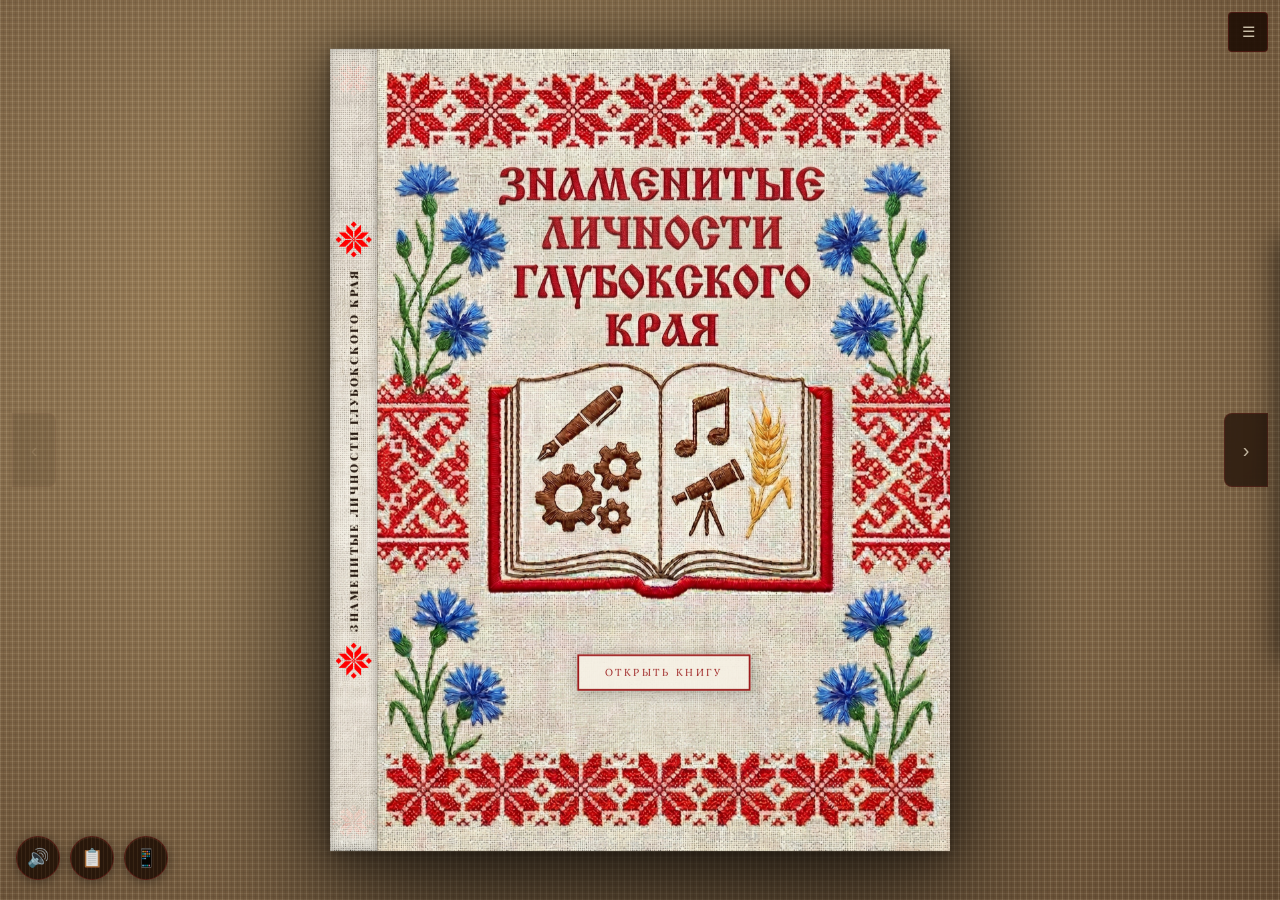
<file: index.html>
<!DOCTYPE html>
<html lang="ru">

<head>
  <meta charset="UTF-8">
  <meta name="viewport" content="width=device-width, initial-scale=1.0">
  <title>Знаменитые личности Глубокского края</title>
  <link rel="preconnect" href="https://fonts.googleapis.com">
  <link
    href="https://fonts.googleapis.com/css2?family=Lora:ital,wght@0,400;0,600;0,700;1,400;1,600&family=Playfair+Display:ital,wght@0,700;0,900;1,700&family=Cormorant+Garamond:ital,wght@0,400;0,500;0,600;1,400;1,500&display=swap"
    rel="stylesheet">
  <link rel="stylesheet" href="css/fancybox.css" />
  <link rel="stylesheet" href="styles.css">
  <link rel="icon" type="image/x-icon" href="img/favicons/favicon.ico">
  <link rel="icon" type="image/png" sizes="16x16" href="img/favicons/favicon-16x16.png">
  <link rel="icon" type="image/png" sizes="32x32" href="img/favicons/favicon-32x32.png">
  <link rel="apple-touch-icon" sizes="180x180" href="img/favicons/apple-touch-icon.png">
  <link rel="icon" type="image/png" sizes="192x192" href="img/favicons/android-chrome-192x192.png">
  <link rel="icon" type="image/png" sizes="512x512" href="img/favicons/android-chrome-512x512.png">
  <link rel="manifest" href="manifest.json">
  <meta name="theme-color" content="#ffffff">
  <style>
    .scroll-text {
      font-family: 'Lora', serif !important;
      font-size: 13.5px !important;
      line-height: 1.95 !important;
      color: #2C1608 !important;
      font-weight: 400 !important;
      letter-spacing: 0.02em;
    }

    .scroll-facts li {
      font-family: 'Lora', serif;
      font-size: 13.5px;
      line-height: 1.85;
      color: #2C1608;
    }

    .scroll-section h3 {
      font-size: 16px;
      letter-spacing: 1px;
    }

    .scroll-link {
      display: flex !important;
      align-items: center !important;
      gap: 8px !important;
      padding: 8px 12px !important;
      font-family: 'Lora', serif !important;
      font-size: 13px !important;
      color: #7B2020 !important;
      background: rgba(155, 28, 28, 0.06) !important;
      border: 1px solid rgba(155, 28, 28, 0.22) !important;
      border-radius: 4px !important;
      text-decoration: none !important;
      transition: all 0.2s ease !important;
      font-weight: 600 !important;
      letter-spacing: 0.02em;
    }

    .scroll-link:hover {
      background: rgba(155, 28, 28, 0.13) !important;
      border-color: rgba(155, 28, 28, 0.45) !important;
      color: #5A1010 !important;
      text-decoration: none !important;
      transform: translateX(2px);
    }

    .scroll-link .sl-d {
      font-size: 10px;
      color: #9B1C1C;
      flex-shrink: 0;
    }

    .spine-text {
      font-weight: 900 !important;
      font-size: 12px !important;
      letter-spacing: 2.5px !important;
      text-shadow: 0 1px 4px rgba(255, 240, 200, 0.6) !important;
      color: #1A0C04 !important;
      text-transform: uppercase;
    }

    .spine-top-orn,
    .spine-bot-orn {
      width: 40px !important;
      height: 40px !important;
      background: url('img/ornament-corner.svg') no-repeat center/contain !important;
    }
  </style>
</head>

<body>
  <div id="preloader" class="preloader">
    <div class="preloader-content">
      <img src="img/ornament-corner.svg" alt="Орнамент" class="preloader-spinner">
      <div class="preloader-text-wrapper">
        <div class="preloader-divider"></div>
        <div class="preloader-text">Загрузка книги</div>
        <div class="preloader-divider"></div>
      </div>
    </div>
  </div>

  <div id="app">
    <div id="book-positioner">
      <div id="book-wrapper">
        <div id="book">

          <div class="page" data-density="hard">
            <div class="cover-wrap cover-front">
              <div class="cover-spine cover-spine-linen">
                <div class="spine-top-orn"></div>
                <span class="spine-text">Знаменитые личности Глубокского края</span>
                <div class="spine-bot-orn"></div>
              </div>
              <div class="cover-body cover-body-photo" style="--cover-img:url('img/cover-front.png')">
                <button class="cover-open-btn" id="btn-open">Открыть книгу</button>
              </div>
            </div>
          </div>

          <div class="page">
            <div class="page-inner page-left" style="--page-bg-img:url('img/linen-bg.jpg')">
              <div class="page-emb-border">
                <div class="emb-corner emb-tl"></div>
                <div class="emb-corner emb-tr"></div>
                <div class="emb-corner emb-bl"></div>
                <div class="emb-corner emb-br"></div>
                <div class="emb-edge emb-edge-t"></div>
                <div class="emb-edge emb-edge-b"></div>
              </div>
              <header class="page-header">
                <span class="ph-book">Знаменитые личности Глубокского края</span>
                <span class="ph-chapter">Вступление</span>
              </header>
              <main class="page-content">
                <div class="chap-label"></div>
                <h2 class="chap-title">История города Глубокое</h2>
                <div class="page-rule"><span>◆</span></div>
                
                <!-- Скроллится ТОЛЬКО текстовая часть -->
                <div class="scroll-area" id="scroll-p1" style="flex: 1; min-height: 0; margin-bottom: 12px;">
                  <div class="page-text">
                    <p>Глубокое впервые упоминается под 1414г., как земля, что принадлежала Зеновию Братошичу. Он получил
                      от великого князя Витовта разрешение на право владеть отцовскими землями (среди них упоминается и
                      имение Глубокое). Следующее летописное упоминание о Глубоком относится к 1514г. В Литовской метрике
                      отмечается, что «старец барина Юрия Дисненского... забил человека барина его милости Верхнянца...
                      идучи с торгов с имения барина Юрия с Глубокого...». Отсюда можно сделать вывод, что уже в начале 16
                      века местечко Глубокое было крупным торговым центром.</p>
                    <p>В то время местечко Глубокое было разделено на две части: юго-западная принадлежала Зеновичам и
                      входила в состав Ошмянского уезда Виленского воеводства, северо-восточная – Корсакам и входила в
                      состав Дисненского уезда Полоцкого воеводства. Центром юго-западной части были двор и торговая
                      площадь с лавками, которые впоследствии и обеспечили рост молодого поселения – вокруг их начала
                      формироваться прослойка ремесленников и мещан. Северо-восточная часть Глубокого также имела в центре
                      торговую площадь, от которой начинались пути на Дисну, Полоцк и местечко Березвечье.</p>
                    <p>В конце 16 века в Глубоком Криштофом Зеновичем были основаны кальвинский сбор, библиотека и школа.
                      В середине 17 века была построена церковь Святой Троицы (сгорела в 1880г.).</p>
                    <p>С 1628г. начал действовать Троицкий костел. В 1639 г. воевода мстиславский и староста дисненский
                      Иосиф Корсак основал в местечке костел и монастырь ордена кармелитов босых.</p>
                    <p>В период войны Московского царства с Речью Посполитой 1654 – 1667гг. Глубокое занимали московские
                      войска. Они построили здесь небольшую деревянную крепость – «острог», в котором размещался гарнизон.
                      6 ноября 1661г. около Глубокого произошло крупное сражение: войска ВКЛ во главе с Чарнецким разбили
                      русскую армию под командованием Хованского (более чем 18 тыс. человек).</p>
                    <p>Местечко сильно пострадало от пожаров в 1661 г. и 1700 г. В&nbsp;1668г. юго-западная часть
                      Глубокого перешла во владение Радзивиллам. Согласно инвентарю 1702г., усадебный комплекс Радзивиллов
                      в Глубоком включал главное 1-этажное деревянное здание, флигель, пекарню, склады, конюшни, сараи,
                      пруд, водяную мельницу, другие хозяйственные строения. В имении насчитывалось 263 двора.</p>
                    <p>В 18 веке в местечке были 2 торговые площади с товарными лавками и преобладала деревянная 1-этажная
                      жилая застройка. В 1742г. построена синагога, в 1805 году – Ильинская часовня на кладбище.</p>
                    <p>После 2-го раздела Речи Посполитой (1793г.) Глубокое вошло в состав Российской Империи.</p>
                    <p>Во время войны 1812 г. (с июля по декабрь) Глубокое было занято французскими войсками. С 18 июля в
                      течение 6 дней здесь находился Наполеон. Были созданы этапный пункт, крупные продовольственные
                      склады.</p>
                    <p>Во время восстания 1830 – 1831гг. около Глубокого произошли бои повстанцев с правительственными
                      войсками.</p>
                    <p>С 1842 г. северо-восточная часть городка находилась во владении государства, юго-западная
                      оставалась частнособственнической; Глубокое было центром Глубокской волости, имело 212 дворов, в
                      которых проживал 2161 житель (1861г.). В 1886г. в Глубоком действовали пивоваренный, винокуренный,
                      кирпичный заводы; было несколько складов с товарами и частных лавок; в воскресенье собирались рынки,
                      ежегодно – 2 ярмарки. Согласно переписи 1897г. в местечке проживало 5564 жителя. В 1897 г. к
                      Глубокому была проложена железная дорога, открыта железнодорожная станция Березвеч.</p>
                    <p>В ноябре 1917г. в местечке были организованы первые Советы. В феврале – декабре 1918г. Глубокое
                      оккупировано германскими войсками, а в августе 1919 – июле 1920гг. было занято войсками Польши. 5
                      июля 1920 г. в окрестностях местечка произошли бои советских и польских армий, в которых погибло
                      много солдат.</p>
                    <p>В 1921 – 1939гг. Глубокое входило в состав Польши и стало центром Дисненского уезда Виленского
                      воеводства, в котором к 1939 г. проживало 9,7 тыс. жителей, действовала конфетная фабрика, мельница,
                      уездная управа, польская гимназия, частные лавки, товарные склады.</p>
                    <p>С осени 1939 г. Глубоччина – в составе БССР. 15 января 1940 г. Указом Президиума Верховного Совета
                      БССР создан Глубокский район (центр&nbsp;– г. Глубокое) как административная часть Вилейской
                      области. В его состав входили город Глубокое, Глубокская и часть Залесской волости Дисненского
                      уезда. Территория района составила 592 кв. км. с населением 35099 человек (в Глубоком – 9650).</p>
                    <p>2 июля 1941 г. Глубокое было оккупировано немецко-фашистскими захватчиками и преобразовано в центр
                      округа рейхскомиссариата «Остланд». Здесь размещались управа округи, немецкий гарнизон, армейские
                      склады. Оккупанты создали в Глубоком еврейское гетто, которое уничтожили в 1943 г. В районе
                      Березвечья размещался лагерь военнопленных, его жертвами стали свыше 27 тыс. советских и итальянских
                      военнопленных. В городе действовала подпольная группа, на территории района – партизанские отряды.
                      3&nbsp;июля 1944 года советские войска освободили город Глубокое.</p>
                    <p>Согласно новому административному разделу (с 20 сентября 1944&nbsp;г.) территория Глубокского
                      района стала частью Полоцкой области.</p>
                    <p>В январе 1954 года проведена административно-территориальная реформа, согласно которой Глубокский и
                      Плисcкий районы стали частью Молодеченской области. С 20 января 1960 г. район – в составе Витебской
                      области. В декабре 1962 года площадь Глубокского района увеличились за счет территории
                      ликвидированного Плисского района.</p>
                    <p>Уже в августе 1944 года в Глубоком возобновил работу мясокомбинат. В 1948 году введён в
                      эксплуатацию консервный завод. В начале 1972 года на прилавки советских магазинов начала
                      поставляться продукция Глубокского молочноконсервного комбината – сгущеное молоко с сахаром. В конце
                      1974 года сдан в эксплуатацию комбикормовый завод. В этом же году начал работу Глубокский
                      хлебозавод.</p>
                    <p>За ударный труд и достигнутые успехи в развитии сельского хозяйства района 8 тружеников села были
                      удостоены звания Героев Социалистического Труда.</p>
                    <p>Город сохранил планировку со свободным внутриквартальным размещением улиц, которая сложилась в 17 –
                      18 в. Сохранились здания 18 – 19 в.: более крупные архитектурные объекты – костел и монастырь
                      кармелитов (современный Собор Рождества Пресвятой Богородицы), костел Святой Троицы, Ильинская
                      часовня и мемориальная колонна в честь Конституции 3 мая 1791 года, корпус Березвечского
                      базилианского монастыря, а также фрагменты жилой застройки 19 – начала 20 в.</p>
                  </div>
                </div>

                <!-- Блок с YouTube видео (закреплен внизу) -->
                <div class="page-video-block" style="margin-top: 0; flex-shrink: 0;">
                  <div class="pvb-label">&#10022; Видео о городе Глубокое</div>
                  <div class="scroll-video">
                    <iframe class="sv-player sv-youtube" 
                      src="https://www.youtube.com/embed/af5nDf3QVzw?enablejsapi=1&rel=0" 
                      title="Видео о городе Глубокое" 
                      frameborder="0" 
                      allow="accelerometer; autoplay; clipboard-write; encrypted-media; gyroscope; picture-in-picture; web-share" 
                      allowfullscreen>
                    </iframe>
                  </div>
                </div>
              </main>
              <footer class="page-footer">
                <span class="pf-num">1</span><span class="pf-orn">◆</span><span class="pf-num"></span>
              </footer>
            </div>
          </div>

          <div class="page">
            <div class="page-inner page-right page-scrollable" style="--page-bg-img:url('img/linen-bg.jpg')">
              <div class="page-emb-border">
                <div class="emb-corner emb-tl"></div>
                <div class="emb-corner emb-tr"></div>
                <div class="emb-corner emb-bl"></div>
                <div class="emb-corner emb-br"></div>
                <div class="emb-edge emb-edge-t"></div>
                <div class="emb-edge emb-edge-b"></div>
              </div>
              <header class="page-header">
                <span class="ph-chapter">Содержание</span>
                <span class="ph-book">Знаменитые личности Глубокского края</span>
              </header>
              <div class="scroll-area" id="scroll-p2">
                <div class="contents-header">
                  <div class="chap-label"></div>
                  <h2 class="chap-title">Герои книги</h2>
                  <div class="page-rule"><span>◆</span></div>
                </div>
                <div class="nav-cards-grid">
                  <a class="nav-card" href="javascript:void(0)" data-goto="3">
                    <div class="nav-card-img-sq" style="--nc-img:url('img/buinitsky.png')"></div>
                    <div class="nav-card-body"><span class="nav-card-num"></span><span class="nav-card-name">Буйницкий
                        Игнат Терентьевич</span></div>
                  </a>
                  <a class="nav-card" href="javascript:void(0)" data-goto="5">
                    <div class="nav-card-img-sq" style="--nc-img:url('img/drazdovich.png')"></div>
                    <div class="nav-card-body"><span class="nav-card-num"></span><span class="nav-card-name">Дроздович
                        Язеп Нарцисович</span></div>
                  </a>
                  <a class="nav-card" href="javascript:void(0)" data-goto="7">
                    <div class="nav-card-img-sq" style="--nc-img:url('img/korsak.png')"></div>
                    <div class="nav-card-body"><span class="nav-card-num"></span><span class="nav-card-name">Корсак
                        Иосиф Львович</span></div>
                  </a>
                  <a class="nav-card" href="javascript:void(0)" data-goto="9">
                    <div class="nav-card-img-sq" style="--nc-img:url('img/lapyr.png')"></div>
                    <div class="nav-card-body"><span class="nav-card-num"></span><span class="nav-card-name">Лапырь
                        Болеслав Никодимович</span></div>
                  </a>
                  <a class="nav-card" href="javascript:void(0)" data-goto="11">
                    <div class="nav-card-img-sq" style="--nc-img:url('img/lomako.png')"></div>
                    <div class="nav-card-body"><span class="nav-card-num"></span><span class="nav-card-name">Ломако
                        Владимир Андреевич</span></div>
                  </a>
                  <a class="nav-card" href="javascript:void(0)" data-goto="13">
                    <div class="nav-card-img-sq" style="--nc-img:url('img/suhoj.jpg')"></div>
                    <div class="nav-card-body"><span class="nav-card-num"></span><span class="nav-card-name">Сухой Павел
                        Осипович</span></div>
                  </a>
                </div>
                <div class="scroll-ender">◆ · ◆ · ◆</div>
              </div>
              <footer class="page-footer">
                <span class="pf-num"></span><span class="pf-orn">◆</span><span class="pf-num">2</span>
              </footer>
            </div>
          </div>

          <div id="dynamic-authors-anchor"></div>

          <div class="page" data-density="hard">
            <div class="cover-wrap cover-back">
              <div class="cover-body cover-body-photo" style="--cover-img:url('img/cover-back.png')"></div>
              <div class="cover-spine cover-spine-linen cover-spine-right">
                <div class="spine-top-orn"></div>
                <span class="spine-text">Знаменитые личности Глубокского края</span>
                <div class="spine-bot-orn"></div>
              </div>
            </div>
          </div>

        </div>
        <div id="book-gutter-shadow"></div>
      </div>
    </div>
  </div>

  <nav id="side-nav"></nav>
  <button class="flip-btn" id="btn-prev">&#8249;</button>
  <button class="flip-btn" id="btn-next">&#8250;</button>
  <button id="nav-toggle">&#9776;</button>
  <div id="progress-bar"></div>
  <div id="key-hint">&#8592; &#8594; для перелистывания</div>
  <button id="btn-mute" title="Отключить звук">&#128266;</button>
  <button id="btn-share" title="Скопировать ссылку на страницу">📋</button>
  <button id="btn-qr" title="QR-код страницы">📱</button>

  <script src="js/page-flip.browser.js"></script>
  <script src="js/fancybox.umd.js"></script>
  <script src="js/ru_RU.umd.js"></script>
  <script src="js/qr-code-styling.js"></script>
  <script src="script.js"></script>
</body>

</html>
</file>
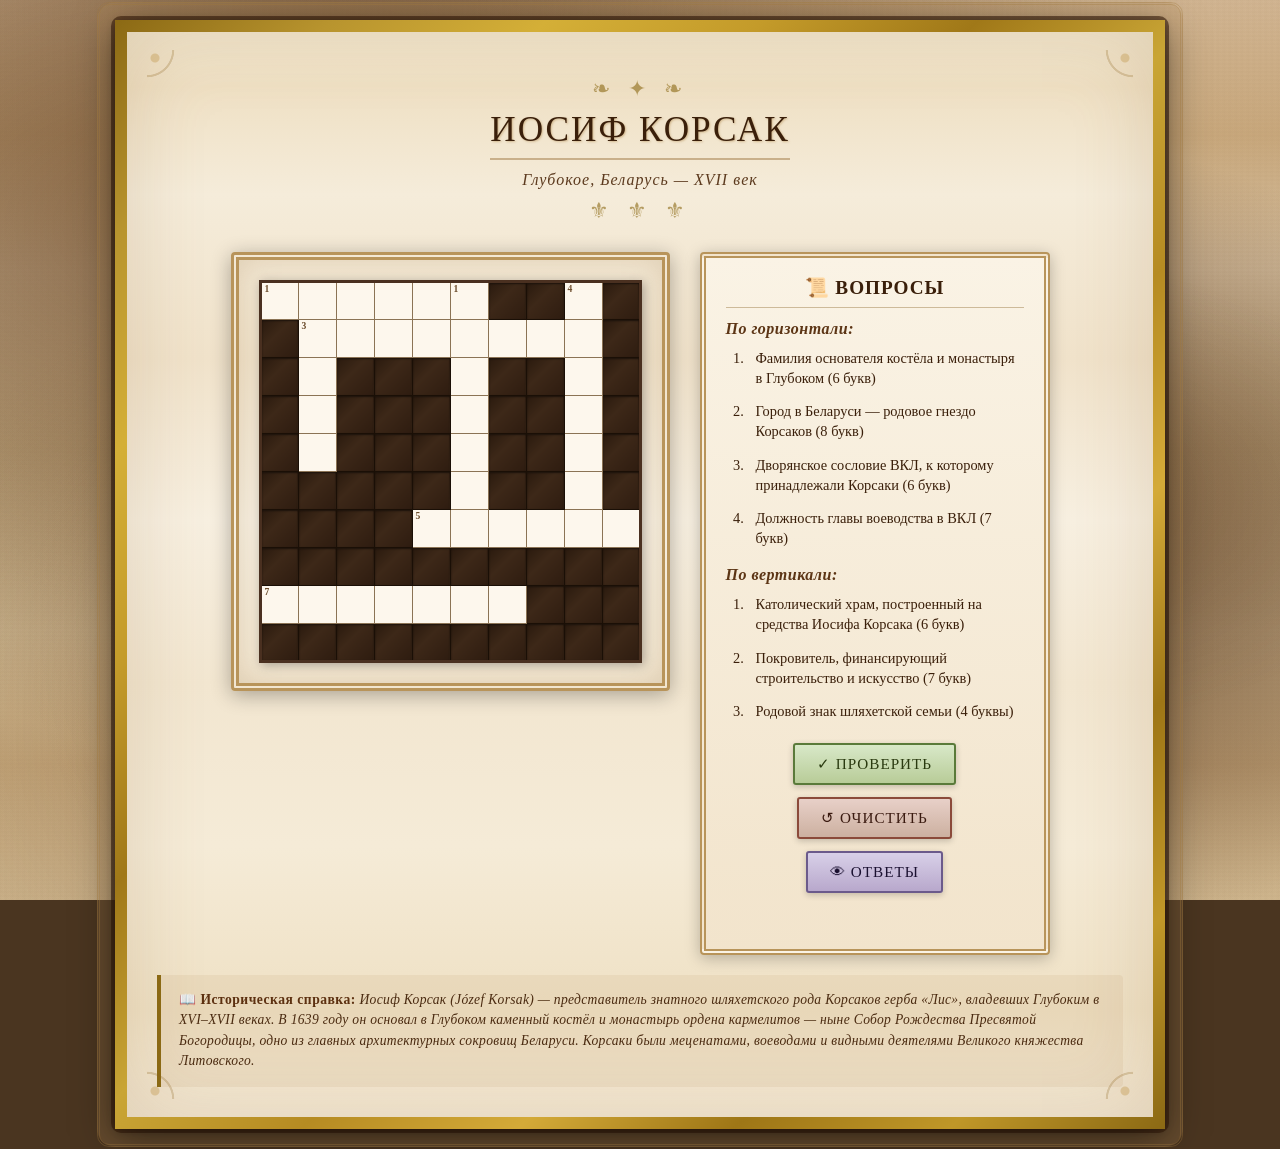
<file: files/index.html>
<!DOCTYPE html>
<html lang="ru">
<head>
    <meta charset="UTF-8">
    <meta name="viewport" content="width=device-width, initial-scale=1.0">
    <title>Кроссворд — Иосиф Корсак | Город Глубокое, Беларусь</title>
    <style>
        :root {
            --parchment-dark: #c8b28b;
            --parchment-mid: #e8d5b0;
            --parchment-light: #f5ead5;
            --ink: #3a2a1a;
            --ink-light: #5c3d20;
            --accent: #8b4513;
            --gold: #b8963e;
            --cell-bg: #fdf7ed;
            --cell-active: #fff3d6;
            --cell-correct: #e8f0e3;
            --cell-highlight: #ffe9c0;
            --border-ornate: #9b7b52;
        }

        * {
            margin: 0;
            padding: 0;
            box-sizing: border-box;
        }

        body {
            min-height: 100vh;
            display: flex;
            align-items: center;
            justify-content: center;
            font-family: 'Georgia', 'Times New Roman', 'Palatino Linotype', serif;
            background-color: #4a3520;
            background-image:
                /* Глубокий фоновый слой - тёмный пергамент */
                radial-gradient(ellipse at 30% 20%, #6b4c30 0%, transparent 60%),
                radial-gradient(ellipse at 70% 60%, #5a3a22 0%, transparent 55%),
                radial-gradient(ellipse at 50% 80%, #3d2515 0%, transparent 50%),
                /* Средний слой - текстура старой бумаги */
                repeating-linear-gradient(0deg,
                    rgba(180, 150, 110, 0.15) 0px,
                    rgba(200, 170, 130, 0.08) 2px,
                    rgba(180, 150, 110, 0.15) 4px),
                repeating-linear-gradient(90deg,
                    rgba(175, 145, 105, 0.1) 0px,
                    rgba(195, 165, 125, 0.05) 3px,
                    rgba(175, 145, 105, 0.1) 6px),
                /* Верхний слой - базовый цвет пергамента */
                linear-gradient(180deg, #d4b896 0%, #c9a87c 15%, #d9c4a5 30%, #cbb58b 50%, #d4bf98 70%, #c4a67a 85%, #d0b890 100%);
            background-attachment: fixed;
            padding: 20px;
            position: relative;
            overflow-x: hidden;
        }

        /* Эффект состаренности - пятна и разводы */
        body::before {
            content: '';
            position: fixed;
            top: 0;
            left: 0;
            width: 100%;
            height: 100%;
            pointer-events: none;
            z-index: 0;
            background:
                radial-gradient(ellipse at 15% 25%, rgba(139, 100, 60, 0.25) 0%, transparent 40%),
                radial-gradient(ellipse at 75% 55%, rgba(100, 70, 35, 0.2) 0%, transparent 35%),
                radial-gradient(ellipse at 40% 70%, rgba(120, 80, 40, 0.18) 0%, transparent 45%),
                radial-gradient(circle at 60% 15%, rgba(160, 120, 70, 0.15) 0%, transparent 30%),
                radial-gradient(circle at 25% 80%, rgba(90, 55, 25, 0.22) 0%, transparent 38%),
                /* Мелкие точки "плесени" */
                radial-gradient(circle at 18% 33%, rgba(80, 50, 20, 0.3) 1px, transparent 1px),
                radial-gradient(circle at 72% 28%, rgba(80, 50, 20, 0.25) 1.5px, transparent 1.5px),
                radial-gradient(circle at 55% 72%, rgba(70, 40, 15, 0.28) 1px, transparent 1px),
                radial-gradient(circle at 35% 58%, rgba(85, 55, 25, 0.2) 2px, transparent 2px),
                radial-gradient(circle at 80% 65%, rgba(75, 45, 18, 0.22) 1px, transparent 1px);
        }

        /* Основной контейнер */
        .main-container {
            position: relative;
            z-index: 1;
            max-width: 1050px;
            width: 100%;
            background:
                /* Имитация старинного манускрипта */
                linear-gradient(180deg,
                    #f3e8d0 0%, #efe0c4 5%, #f5ecda 15%, #f0e2ca 30%,
                    #f7efe0 45%, #f2e6d0 60%, #f5ebd7 75%, #efe1c5 90%, #f4e9d5 100%);
            border: 12px solid transparent;
            border-image: linear-gradient(135deg,
                    #8b6914 0%, #b8942e 10%, #d4af37 20%, #c49b2a 30%,
                    #a07818 40%, #c9a535 50%, #b68b22 60%, #d4aa38 70%,
                    #9e7616 80%, #c09728 90%, #8b6914 100%) 12;
            border-radius: 6px;
            box-shadow:
                0 8px 40px rgba(0, 0, 0, 0.5),
                0 2px 8px rgba(0, 0, 0, 0.3),
                inset 0 0 80px rgba(139, 100, 50, 0.2),
                0 0 0 4px rgba(60, 30, 10, 0.6),
                0 0 0 18px rgba(180, 140, 90, 0.25);
            padding: 35px 30px 30px;
            position: relative;
        }

        /* Декоративные углы */
        .main-container::before {
            content: '';
            position: absolute;
            top: -30px;
            left: -30px;
            right: -30px;
            bottom: -30px;
            pointer-events: none;
            z-index: -1;
            border: 3px double rgba(160, 120, 60, 0.35);
            border-radius: 12px;
        }

        /* Орнаментальные уголки */
        .corner-ornament {
            position: absolute;
            width: 50px;
            height: 50px;
            pointer-events: none;
            z-index: 2;
            opacity: 0.5;
        }
        .corner-ornament.top-left {
            top: 18px;
            left: 20px;
            background: radial-gradient(circle at 0 0, transparent 35%, rgba(139, 100, 30, 0.5) 36%, rgba(139, 100, 30, 0.5) 38%, transparent 39%),
                radial-gradient(circle at 8px 8px, rgba(180, 130, 40, 0.6) 4px, transparent 5px);
        }
        .corner-ornament.top-right {
            top: 18px;
            right: 20px;
            background: radial-gradient(circle at 100% 0, transparent 35%, rgba(139, 100, 30, 0.5) 36%, rgba(139, 100, 30, 0.5) 38%, transparent 39%),
                radial-gradient(circle at calc(100% - 8px) 8px, rgba(180, 130, 40, 0.6) 4px, transparent 5px);
        }
        .corner-ornament.bottom-left {
            bottom: 18px;
            left: 20px;
            background: radial-gradient(circle at 0 100%, transparent 35%, rgba(139, 100, 30, 0.5) 36%, rgba(139, 100, 30, 0.5) 38%, transparent 39%),
                radial-gradient(circle at 8px calc(100% - 8px), rgba(180, 130, 40, 0.6) 4px, transparent 5px);
        }
        .corner-ornament.bottom-right {
            bottom: 18px;
            right: 20px;
            background: radial-gradient(circle at 100% 100%, transparent 35%, rgba(139, 100, 30, 0.5) 36%, rgba(139, 100, 30, 0.5) 38%, transparent 39%),
                radial-gradient(circle at calc(100% - 8px) calc(100% - 8px), rgba(180, 130, 40, 0.6) 4px, transparent 5px);
        }

        /* Заголовок */
        .header {
            text-align: center;
            margin-bottom: 28px;
            position: relative;
        }
        .header h1 {
            font-size: 2.2em;
            color: #3a1f0a;
            letter-spacing: 2px;
            text-shadow: 1px 1px 2px rgba(180, 140, 80, 0.5);
            margin-bottom: 5px;
            font-weight: normal;
            text-transform: uppercase;
            border-bottom: 2px solid rgba(139, 90, 30, 0.4);
            display: inline-block;
            padding-bottom: 8px;
        }
        .header .subtitle {
            font-size: 1em;
            color: #5c3a1e;
            font-style: italic;
            letter-spacing: 1px;
            margin-top: 6px;
        }
        .header .ornament-divider {
            display: block;
            margin: 8px auto;
            font-size: 1.4em;
            color: #8b6914;
            letter-spacing: 6px;
            opacity: 0.6;
        }

        /* Основной блок с кроссвордом и подсказками */
        .crossword-wrapper {
            display: flex;
            flex-wrap: wrap;
            gap: 30px;
            justify-content: center;
            align-items: flex-start;
        }

        /* Панель кроссворда */
        .crossword-panel {
            background:
                linear-gradient(180deg, #faf3e5 0%, #f5e8d0 30%, #faf3e5 60%, #f3e4c8 100%);
            border: 8px double #b8945a;
            border-radius: 4px;
            padding: 20px;
            box-shadow:
                inset 0 0 30px rgba(139, 100, 50, 0.2),
                0 4px 20px rgba(0, 0, 0, 0.3);
            position: relative;
            /* Фоновый исторический фрагмент внутри панели */
            background-image:
                /* Имитация фрагмента старой карты / манускрипта */
                url("data:image/svg+xml,%3Csvg xmlns='http://www.w3.org/2000/svg' width='300' height='300' viewBox='0 0 300 300'%3E%3Cg opacity='0.06'%3E%3Ccircle cx='150' cy='150' r='120' fill='none' stroke='%233a1f0a' stroke-width='0.8'/%3E%3Ccircle cx='150' cy='150' r='80' fill='none' stroke='%233a1f0a' stroke-width='0.5' stroke-dasharray='4,6'/%3E%3Cline x1='30' y1='150' x2='270' y2='150' stroke='%233a1f0a' stroke-width='0.4'/%3E%3Cline x1='150' y1='30' x2='150' y2='270' stroke='%233a1f0a' stroke-width='0.4'/%3E%3Cpath d='M60,90 L90,70 L120,95 L100,130 L70,120 Z' fill='none' stroke='%233a1f0a' stroke-width='0.5'/%3E%3Ctext x='85' y='105' font-size='8' fill='%233a1f0a' font-family='serif'%3E⚜%3C/text%3E%3Cpath d='M180,200 L220,180 L240,210 L210,240 L180,230 Z' fill='none' stroke='%233a1f0a' stroke-width='0.5'/%3E%3Ctext x='195' y='220' font-size='7' fill='%233a1f0a' font-family='serif'%3E♛%3C/text%3E%3C/g%3E%3C/svg%3E");
            background-size: 280px 280px;
            background-position: center;
            background-repeat: no-repeat;
            flex-shrink: 0;
        }

        /* Сетка кроссворда */
        .crossword-grid {
            border-collapse: collapse;
            border: 3px solid #4a3020;
            margin: 0 auto;
            box-shadow: 2px 2px 10px rgba(0, 0, 0, 0.3);
            position: relative;
            z-index: 1;
        }
        .crossword-grid td {
            width: 38px;
            height: 38px;
            text-align: center;
            vertical-align: middle;
            padding: 0;
            position: relative;
            transition: all 0.2s ease;
        }
        /* Заблокированные ячейки */
        .crossword-grid td.blocked {
            background: #3a2515;
            background-image: linear-gradient(135deg, #2a1a0e 0%, #3d2818 40%, #2e1c10 100%);
            border: 1px solid #1a0f06;
            box-shadow: inset 0 1px 2px rgba(0, 0, 0, 0.5);
        }
        /* Активные ячейки */
        .crossword-grid td.letter-cell {
            background: #fdf7ed;
            border: 1px solid #8b7355;
            cursor: pointer;
            transition: all 0.15s ease;
        }
        .crossword-grid td.letter-cell:hover {
            background: #fff8e8;
            box-shadow: inset 0 0 8px rgba(180, 130, 50, 0.3);
        }
        .crossword-grid td.letter-cell.active {
            background: #fff3d6 !important;
            box-shadow: inset 0 0 0 3px #c8963e !important;
            z-index: 2;
        }
        .crossword-grid td.letter-cell.highlight-word {
            background: #ffe9c0 !important;
            box-shadow: inset 0 0 6px rgba(180, 120, 40, 0.25);
        }
        .crossword-grid td.letter-cell.correct {
            background: #e8f0e3 !important;
        }
        .crossword-grid td.letter-cell.wrong {
            background: #fce4e4 !important;
        }
        .crossword-grid td input {
            width: 100%;
            height: 100%;
            border: none;
            background: transparent;
            text-align: center;
            font-size: 1.3em;
            font-weight: bold;
            color: #3a1f0a;
            font-family: 'Georgia', 'Times New Roman', serif;
            text-transform: uppercase;
            letter-spacing: 0.5px;
            cursor: pointer;
            outline: none;
            padding: 0;
            caret-color: #8b4513;
        }
        .crossword-grid td input:focus {
            outline: none;
            background: rgba(200, 150, 50, 0.1);
        }
        /* Номера в ячейках */
        .crossword-grid td .cell-number {
            position: absolute;
            top: 1px;
            left: 3px;
            font-size: 0.6em;
            color: #6b4b2b;
            font-weight: bold;
            pointer-events: none;
            z-index: 3;
            line-height: 1;
        }

        /* Панель подсказок */
        .clues-panel {
            background:
                linear-gradient(180deg, #faf3e5 0%, #f2e4cc 100%);
            border: 6px double #b8945a;
            border-radius: 4px;
            padding: 18px 20px;
            min-width: 250px;
            max-width: 350px;
            box-shadow: 0 3px 15px rgba(0, 0, 0, 0.25);
            flex: 1;
        }
        .clues-panel h3 {
            font-size: 1.2em;
            color: #3a1f0a;
            text-align: center;
            border-bottom: 1px solid rgba(139, 100, 40, 0.4);
            padding-bottom: 8px;
            margin-bottom: 12px;
            letter-spacing: 1px;
            text-transform: uppercase;
        }
        .clues-section {
            margin-bottom: 14px;
        }
        .clues-section h4 {
            font-size: 1em;
            color: #5c3515;
            margin-bottom: 6px;
            font-style: italic;
            letter-spacing: 0.5px;
        }
        .clues-section ol {
            padding-left: 22px;
            margin: 0;
        }
        .clues-section ol li {
            font-size: 0.9em;
            color: #3a1f0a;
            margin-bottom: 5px;
            cursor: pointer;
            padding: 4px 8px;
            border-radius: 3px;
            transition: all 0.2s ease;
            line-height: 1.4;
        }
        .clues-section ol li:hover {
            background: rgba(180, 130, 50, 0.15);
            color: #5c2d00;
        }
        .clues-section ol li.active-clue {
            background: rgba(180, 130, 50, 0.25);
            font-weight: bold;
            color: #4a2000;
            border-left: 3px solid #8b5a20;
            padding-left: 5px;
        }

        /* Кнопки */
        .button-row {
            display: flex;
            gap: 12px;
            justify-content: center;
            flex-wrap: wrap;
            margin-top: 18px;
        }
        .btn {
            padding: 10px 22px;
            font-size: 0.95em;
            font-family: 'Georgia', 'Times New Roman', serif;
            letter-spacing: 1px;
            cursor: pointer;
            border: 2px solid #8b5a2b;
            border-radius: 3px;
            background: linear-gradient(180deg, #e8d5b0 0%, #d4b880 100%);
            color: #3a1f0a;
            transition: all 0.25s ease;
            text-transform: uppercase;
            box-shadow: 0 2px 6px rgba(0, 0, 0, 0.2);
        }
        .btn:hover {
            background: linear-gradient(180deg, #f0e0c0 0%, #ddc590 100%);
            border-color: #6b3f18;
            box-shadow: 0 4px 12px rgba(0, 0, 0, 0.3);
            transform: translateY(-1px);
        }
        .btn:active {
            transform: translateY(1px);
            box-shadow: 0 1px 3px rgba(0, 0, 0, 0.3);
        }
        .btn.check-btn {
            border-color: #5a7a3a;
            background: linear-gradient(180deg, #d8e8c8 0%, #b8cc98 100%);
            color: #2a3a10;
        }
        .btn.check-btn:hover {
            background: linear-gradient(180deg, #e5f2d5 0%, #c5d9a5 100%);
        }
        .btn.reset-btn {
            border-color: #8b4a3a;
            background: linear-gradient(180deg, #e8d0c8 0%, #ccb0a0 100%);
            color: #3a1a10;
        }
        .btn.reset-btn:hover {
            background: linear-gradient(180deg, #f2dcd5 0%, #d9bdb0 100%);
        }
        .btn.show-btn {
            border-color: #6b5a8b;
            background: linear-gradient(180deg, #d8d0e8 0%, #b8a8cc 100%);
            color: #1a1030;
        }
        .btn.show-btn:hover {
            background: linear-gradient(180deg, #e5dcf2 0%, #c5b8d9 100%);
        }

        /* Сообщение о результате */
        .result-message {
            text-align: center;
            margin-top: 14px;
            font-size: 1em;
            font-style: italic;
            min-height: 24px;
            letter-spacing: 0.5px;
            transition: all 0.3s ease;
        }
        .result-message.success {
            color: #2a5a20;
        }
        .result-message.partial {
            color: #8b6000;
        }
        .result-message.info {
            color: #5c3a1e;
        }

        /* Историческая справка */
        .historical-note {
            margin-top: 20px;
            padding: 15px 18px;
            background: rgba(180, 140, 90, 0.12);
            border-left: 4px solid #8b6914;
            border-radius: 0 4px 4px 0;
            font-size: 0.85em;
            color: #4a2a10;
            line-height: 1.5;
            font-style: italic;
            letter-spacing: 0.3px;
        }
        .historical-note strong {
            color: #5c3010;
            font-style: normal;
            letter-spacing: 0.5px;
        }

        /* Герб-водяной знак на панели кроссворда */
        .watermark-herb {
            position: absolute;
            pointer-events: none;
            z-index: 0;
            opacity: 0.07;
            font-size: 140px;
            top: 50%;
            left: 50%;
            transform: translate(-50%, -50%);
            color: #3a1f0a;
            user-select: none;
        }

        /* Адаптивность */
        @media (max-width: 850px) {
            .crossword-wrapper {
                flex-direction: column;
                align-items: center;
            }
            .crossword-panel {
                padding: 12px;
            }
            .crossword-grid td {
                width: 30px;
                height: 30px;
            }
            .crossword-grid td input {
                font-size: 1em;
            }
            .crossword-grid td .cell-number {
                font-size: 0.5em;
                top: 0px;
                left: 1px;
            }
            .clues-panel {
                min-width: auto;
                max-width: 100%;
                width: 100%;
            }
            .header h1 {
                font-size: 1.5em;
            }
            .main-container {
                padding: 20px 12px;
                border-width: 8px;
            }
        }

        @media (max-width: 500px) {
            .crossword-grid td {
                width: 26px;
                height: 26px;
            }
            .crossword-grid td input {
                font-size: 0.85em;
            }
            .crossword-grid td .cell-number {
                font-size: 0.45em;
            }
            .btn {
                padding: 8px 14px;
                font-size: 0.8em;
            }
        }
    </style>
</head>
<body>

    <div class="main-container">
        <!-- Орнаментальные уголки -->
        <div class="corner-ornament top-left"></div>
        <div class="corner-ornament top-right"></div>
        <div class="corner-ornament bottom-left"></div>
        <div class="corner-ornament bottom-right"></div>

        <!-- Заголовок -->
        <div class="header">
            <span class="ornament-divider">❧ ✦ ❧</span>
            <h1>Иосиф Корсак</h1>
            <div class="subtitle">Глубокое, Беларусь — XVII век</div>
            <span class="ornament-divider">⚜ ⚜ ⚜</span>
        </div>

        <!-- Кроссворд + Подсказки -->
        <div class="crossword-wrapper">
            <!-- Панель кроссворда с историческим фоном -->
            <div class="crossword-panel" id="crosswordPanel">
                <div class="watermark-herb">⚜</div>
                <table class="crossword-grid" id="crosswordGrid">
                    <!-- Заполняется через JavaScript -->
                </table>
            </div>

            <!-- Панель подсказок -->
            <div class="clues-panel" id="cluesPanel">
                <h3>📜 Вопросы</h3>
                <div class="clues-section">
                    <h4>По горизонтали:</h4>
                    <ol id="acrossClues"></ol>
                </div>
                <div class="clues-section">
                    <h4>По вертикали:</h4>
                    <ol id="downClues"></ol>
                </div>
                <div class="button-row">
                    <button class="btn check-btn" onclick="checkCrossword()" title="Проверить ответы">✓ Проверить</button>
                    <button class="btn reset-btn" onclick="resetCrossword()" title="Очистить все ячейки">↺ Очистить</button>
                    <button class="btn show-btn" onclick="showAnswers()" title="Показать правильные ответы">👁 Ответы</button>
                </div>
                <div class="result-message" id="resultMessage"></div>
            </div>
        </div>

        <!-- Историческая справка -->
        <div class="historical-note">
            <strong>📖 Историческая справка:</strong> Иосиф Корсак (Józef Korsak) — представитель знатного шляхетского рода
            Корсаков герба «Лис», владевших Глубоким в XVI–XVII веках. В 1639 году он основал в Глубоком каменный
            костёл и монастырь ордена кармелитов — ныне Собор Рождества Пресвятой Богородицы, одно из главных
            архитектурных сокровищ Беларуси. Корсаки были меценатами, воеводами и видными деятелями
            Великого княжества Литовского.
        </div>
    </div>

    <script>
        // ==================== ДАННЫЕ КРОССВОРДА ====================
        // Сетка: 10 строк (0-9) × 10 столбцов (0-9)
        // null = заблокированная ячейка
        // { letter: 'Б', acrossWord: id или null, downWord: id или null, number: номер или 0 }
        // number > 0 означает начало слова (нумерация для подсказок)

        const GRID_ROWS = 10;
        const GRID_COLS = 10;

        // Определения слов
        const words = [
            // Across (горизонтальные) — четные ID
            { id: 1, direction: 'across', clue: 'Фамилия основателя костёла и монастыря в Глубоком (6 букв)',
                answer: 'КОРСАК', startRow: 0, startCol: 0 },
            { id: 3, direction: 'across', clue: 'Город в Беларуси — родовое гнездо Корсаков (8 букв)', answer: 'ГЛУБОКОЕ',
                startRow: 1, startCol: 1 },
            { id: 5, direction: 'across', clue: 'Дворянское сословие ВКЛ, к которому принадлежали Корсаки (6 букв)',
                answer: 'ШЛЯХТА', startRow: 6, startCol: 4 },
            { id: 7, direction: 'across', clue: 'Должность главы воеводства в ВКЛ (7 букв)', answer: 'ВОЕВОДА',
                startRow: 8, startCol: 0 },
            // Down (вертикальные) — нечетные ID
            { id: 2, direction: 'down', clue: 'Католический храм, построенный на средства Иосифа Корсака (6 букв)',
                answer: 'КОСТЁЛ', startRow: 0, startCol: 5 },
            { id: 4, direction: 'down', clue: 'Покровитель, финансирующий строительство и искусство (7 букв)',
                answer: 'МЕЦЕНАТ', startRow: 0, startCol: 8 },
            { id: 6, direction: 'down', clue: 'Родовой знак шляхетской семьи (4 буквы)', answer: 'ГЕРБ', startRow: 1,
                startCol: 1 },
        ];

        // Построение карты ячеек
        function buildCellMap() {
            const map = [];
            for (let r = 0; r < GRID_ROWS; r++) {
                map[r] = [];
                for (let c = 0; c < GRID_COLS; c++) {
                    map[r][c] = null; // по умолчанию заблокировано
                }
            }

            // Размещаем слова
            const cellOccupancy = []; // отслеживаем, какие слова занимают ячейку
            for (let r = 0; r < GRID_ROWS; r++) {
                cellOccupancy[r] = [];
                for (let c = 0; c < GRID_COLS; c++) {
                    cellOccupancy[r][c] = { across: null, down: null, letter: null };
                }
            }

            words.forEach(word => {
                const { id, direction, answer, startRow, startCol } = word;
                for (let i = 0; i < answer.length; i++) {
                    const r = direction === 'across' ? startRow : startRow + i;
                    const c = direction === 'across' ? startCol + i : startCol;
                    if (r < GRID_ROWS && c < GRID_COLS) {
                        if (direction === 'across') {
                            cellOccupancy[r][c].across = id;
                        } else {
                            cellOccupancy[r][c].down = id;
                        }
                        cellOccupancy[r][c].letter = answer[i];
                    }
                }
            });

            // Строим окончательную карту
            for (let r = 0; r < GRID_ROWS; r++) {
                for (let c = 0; c < GRID_COLS; c++) {
                    const occ = cellOccupancy[r][c];
                    if (occ.across || occ.down) {
                        // Определяем номер (начало слова)
                        let number = 0;
                        words.forEach(w => {
                            if ((w.direction === 'across' && w.startRow === r && w.startCol === c && w
                                    .id === occ.across) ||
                                (w.direction === 'down' && w.startRow === r && w.startCol === c && w.id ===
                                    occ.down)) {
                                if (number === 0 || w.id < number) {
                                    number = w.id;
                                }
                            }
                        });
                        // Если слово начинается здесь
                        const startsHere = words.some(w =>
                            (w.direction === 'across' && w.startRow === r && w.startCol === c && w.id === occ
                                .across) ||
                            (w.direction === 'down' && w.startRow === r && w.startCol === c && w.id === occ.down)
                        );
                        map[r][c] = {
                            letter: occ.letter,
                            acrossWord: occ.across,
                            downWord: occ.down,
                            number: startsHere ? (occ.across || occ.down) : 0,
                        };
                    }
                }
            }
            return map;
        }

        const cellMap = buildCellMap();
        let activeRow = -1;
        let activeCol = -1;
        let highlightWordId = null;

        // ==================== ОТРИСОВКА СЕТКИ ====================
        function renderGrid() {
            const table = document.getElementById('crosswordGrid');
            table.innerHTML = '';

            for (let r = 0; r < GRID_ROWS; r++) {
                const tr = document.createElement('tr');
                for (let c = 0; c < GRID_COLS; c++) {
                    const td = document.createElement('td');
                    const cell = cellMap[r][c];

                    if (!cell) {
                        // Заблокированная ячейка
                        td.classList.add('blocked');
                        td.innerHTML = '';
                    } else {
                        // Ячейка с буквой
                        td.classList.add('letter-cell');
                        td.dataset.row = r;
                        td.dataset.col = c;
                        td.dataset.across = cell.acrossWord || '';
                        td.dataset.down = cell.downWord || '';

                        // Номер
                        if (cell.number > 0) {
                            const numSpan = document.createElement('span');
                            numSpan.classList.add('cell-number');
                            numSpan.textContent = cell.number;
                            td.appendChild(numSpan);
                        }

                        // Поле ввода
                        const input = document.createElement('input');
                        input.type = 'text';
                        input.maxLength = 1;
                        input.dataset.row = r;
                        input.dataset.col = c;
                        input.dataset.correctLetter = cell.letter;
                        input.autocomplete = 'off';
                        input.spellcheck = false;

                        input.addEventListener('focus', () => {
                            setActiveCell(r, c);
                            highlightRelatedWords(r, c);
                        });
                        input.addEventListener('input', (e) => {
                            const val = e.target.value.toUpperCase().replace(/[^А-ЯЁ]/g, '');
                            e.target.value = val;
                            if (val && activeRow === r && activeCol === c) {
                                moveToNextCell(r, c);
                            }
                            clearResultMessage();
                        });
                        input.addEventListener('click', () => {
                            setActiveCell(r, c);
                            highlightRelatedWords(r, c);
                        });
                        input.addEventListener('keydown', (e) => {
                            handleKeyNavigation(e, r, c);
                        });

                        td.appendChild(input);
                    }
                    tr.appendChild(td);
                }
                table.appendChild(tr);
            }

            // Отрисовка подсказок
            renderClues();
        }

        function renderClues() {
            const acrossList = document.getElementById('acrossClues');
            const downList = document.getElementById('downClues');
            acrossList.innerHTML = '';
            downList.innerHTML = '';

            words.forEach(w => {
                const li = document.createElement('li');
                li.textContent = w.clue;
                li.dataset.wordId = w.id;
                li.addEventListener('click', () => {
                    setActiveCell(w.startRow, w.startCol);
                    highlightWord(w.id);
                    // Прокрутка к ячейке если нужно
                    const input = document.querySelector(
                        `input[data-row="${w.startRow}"][data-col="${w.startCol}"]`);
                    if (input) {
                        input.focus();
                        input.select();
                    }
                });
                if (w.direction === 'across') {
                    acrossList.appendChild(li);
                } else {
                    downList.appendChild(li);
                }
            });
        }

        // ==================== НАВИГАЦИЯ ====================
        function setActiveCell(r, c) {
            // Снимаем выделение с предыдущей
            document.querySelectorAll('.crossword-grid td.letter-cell.active').forEach(td => {
                td.classList.remove('active');
            });
            activeRow = r;
            activeCol = c;
            const td = document.querySelector(`td.letter-cell[data-row="${r}"][data-col="${c}"]`);
            if (td) {
                td.classList.add('active');
            }
            updateClueHighlight();
        }

        function highlightRelatedWords(r, c) {
            const cell = cellMap[r]?.[c];
            if (!cell) return;
            // Подсвечиваем оба слова, если есть
            if (cell.acrossWord) highlightWord(cell.acrossWord);
            else if (cell.downWord) highlightWord(cell.downWord);
            else highlightWord(null);
        }

        function highlightWord(wordId) {
            highlightWordId = wordId;
            // Снимаем всю подсветку
            document.querySelectorAll('.crossword-grid td.letter-cell.highlight-word').forEach(td => {
                td.classList.remove('highlight-word');
            });
            if (!wordId) {
                updateClueHighlight();
                return;
            }
            // Находим слово
            const word = words.find(w => w.id === wordId);
            if (!word) {
                updateClueHighlight();
                return;
            }
            // Подсвечиваем все ячейки этого слова
            for (let i = 0; i < word.answer.length; i++) {
                const r = word.direction === 'across' ? word.startRow : word.startRow + i;
                const c = word.direction === 'across' ? word.startCol + i : word.startCol;
                const td = document.querySelector(`td.letter-cell[data-row="${r}"][data-col="${c}"]`);
                if (td) {
                    td.classList.add('highlight-word');
                }
            }
            updateClueHighlight();
        }

        function updateClueHighlight() {
            document.querySelectorAll('#acrossClues li, #downClues li').forEach(li => {
                li.classList.remove('active-clue');
            });
            if (highlightWordId) {
                const activeLi = document.querySelector(`li[data-word-id="${highlightWordId}"]`);
                if (activeLi) {
                    activeLi.classList.add('active-clue');
                }
            }
        }

        function moveToNextCell(r, c) {
            const cell = cellMap[r]?.[c];
            if (!cell) return;
            // Предпочитаем across, затем down
            const wordId = cell.acrossWord || cell.downWord;
            if (!wordId) return;
            const word = words.find(w => w.id === wordId);
            if (!word) return;
            // Находим позицию в слове
            const posInWord = word.direction === 'across' ? c - word.startCol : r - word.startRow;
            if (posInWord < word.answer.length - 1) {
                const nextR = word.direction === 'across' ? r : r + 1;
                const nextC = word.direction === 'across' ? c + 1 : c;
                const nextInput = document.querySelector(
                    `input[data-row="${nextR}"][data-col="${nextC}"]`);
                if (nextInput && !nextInput.closest('td')?.classList.contains('blocked')) {
                    setActiveCell(nextR, nextC);
                    highlightWord(wordId);
                    nextInput.focus();
                    nextInput.select();
                }
            }
        }

        function handleKeyNavigation(e, r, c) {
            const key = e.key;
            if (key === 'ArrowRight') {
                e.preventDefault();
                navigateTo(r, c + 1);
            } else if (key === 'ArrowLeft') {
                e.preventDefault();
                navigateTo(r, c - 1);
            } else if (key === 'ArrowDown') {
                e.preventDefault();
                navigateTo(r + 1, c);
            } else if (key === 'ArrowUp') {
                e.preventDefault();
                navigateTo(r - 1, c);
            } else if (key === 'Backspace') {
                const input = document.querySelector(`input[data-row="${r}"][data-col="${c}"]`);
                if (input && input.value === '') {
                    e.preventDefault();
                    // Перейти к предыдущей ячейке в слове
                    const cell = cellMap[r]?.[c];
                    const wordId = cell?.acrossWord || cell?.downWord;
                    if (wordId) {
                        const word = words.find(w => w.id === wordId);
                        if (word) {
                            const posInWord = word.direction === 'across' ? c - word.startCol : r - word
                                .startRow;
                            if (posInWord > 0) {
                                const prevR = word.direction === 'across' ? r : r - 1;
                                const prevC = word.direction === 'across' ? c - 1 : c;
                                navigateTo(prevR, prevC, true);
                            }
                        }
                    }
                }
                clearResultMessage();
            }
        }

        function navigateTo(r, c, selectAll = false) {
            const cell = cellMap[r]?.[c];
            if (!cell) return; // заблокировано или вне границ
            const input = document.querySelector(`input[data-row="${r}"][data-col="${c}"]`);
            if (!input) return;
            setActiveCell(r, c);
            const td = input.closest('td');
            const wordId = cell.acrossWord || cell.downWord;
            highlightWord(wordId);
            input.focus();
            if (selectAll) {
                input.select();
            }
        }

        // ==================== ПРОВЕРКА ====================
        function checkCrossword() {
            let totalCells = 0;
            let correctCells = 0;
            let filledCells = 0;

            document.querySelectorAll('.crossword-grid td.letter-cell').forEach(td => {
                td.classList.remove('correct', 'wrong');
            });

            for (let r = 0; r < GRID_ROWS; r++) {
                for (let c = 0; c < GRID_COLS; c++) {
                    const cell = cellMap[r]?.[c];
                    if (!cell) continue;
                    totalCells++;
                    const input = document.querySelector(`input[data-row="${r}"][data-col="${c}"]`);
                    const td = input?.closest('td');
                    if (!input || !td) continue;
                    const userVal = input.value.toUpperCase().trim();
                    if (userVal === '') continue;
                    filledCells++;
                    if (userVal === cell.letter) {
                        correctCells++;
                        td.classList.add('correct');
                    } else {
                        td.classList.add('wrong');
                    }
                }
            }

            const msgEl = document.getElementById('resultMessage');
            if (filledCells === 0) {
                msgEl.textContent = 'Введите буквы в клетки кроссворда.';
                msgEl.className = 'result-message info';
            } else if (correctCells === totalCells && filledCells === totalCells) {
                msgEl.textContent = '🎉 Превосходно! Кроссворд полностью разгадан! Вы отлично знаете историю Иосифа Корсака!';
                msgEl.className = 'result-message success';
            } else if (correctCells === filledCells) {
                msgEl.textContent = `✅ Пока всё верно! Заполнено ${filledCells} из ${totalCells} ячеек.`;
                msgEl.className = 'result-message partial';
            } else {
                const wrongCount = filledCells - correctCells;
                msgEl.textContent =
                    `⚠️ Есть ${wrongCount} неверн. букв(ы). Правильно: ${correctCells} из ${filledCells} заполненных.`;
                msgEl.className = 'result-message partial';
            }
        }

        function resetCrossword() {
            document.querySelectorAll('.crossword-grid td.letter-cell input').forEach(input => {
                input.value = '';
            });
            document.querySelectorAll('.crossword-grid td.letter-cell').forEach(td => {
                td.classList.remove('correct', 'wrong', 'active', 'highlight-word');
            });
            highlightWordId = null;
            activeRow = -1;
            activeCol = -1;
            document.getElementById('resultMessage').textContent = '';
            document.getElementById('resultMessage').className = 'result-message';
            updateClueHighlight();
        }

        function showAnswers() {
            document.querySelectorAll('.crossword-grid td.letter-cell').forEach(td => {
                td.classList.remove('correct', 'wrong');
            });
            for (let r = 0; r < GRID_ROWS; r++) {
                for (let c = 0; c < GRID_COLS; c++) {
                    const cell = cellMap[r]?.[c];
                    if (!cell) continue;
                    const input = document.querySelector(`input[data-row="${r}"][data-col="${c}"]`);
                    if (input) {
                        input.value = cell.letter;
                        const td = input.closest('td');
                        if (td) td.classList.add('correct');
                    }
                }
            }
            const msgEl = document.getElementById('resultMessage');
            msgEl.textContent = '📖 Показаны все правильные ответы. Изучите их и попробуйте снова!';
            msgEl.className = 'result-message info';
        }

        function clearResultMessage() {
            const msgEl = document.getElementById('resultMessage');
            if (msgEl && !msgEl.textContent.includes('Превосходно')) {
                msgEl.textContent = '';
                msgEl.className = 'result-message';
            }
        }

        // ==================== ИНИЦИАЛИЗАЦИЯ ====================
        function init() {
            renderGrid();
            // Клик вне кроссворда снимает выделение
            document.addEventListener('click', (e) => {
                if (!e.target.closest('.crossword-grid') && !e.target.closest('.clues-panel')) {
                    document.querySelectorAll('.crossword-grid td.letter-cell.active').forEach(td => {
                        td.classList.remove('active');
                    });
                    document.querySelectorAll('.crossword-grid td.letter-cell.highlight-word')
                        .forEach(td => {
                            td.classList.remove('highlight-word');
                        });
                    highlightWordId = null;
                    activeRow = -1;
                    activeCol = -1;
                    updateClueHighlight();
                }
            });
            console.log('🦊 Кроссворд "Иосиф Корсак — Глубокое" готов!');
            console.log('   📜 Слова: КОРСАК, ГЛУБОКОЕ, ШЛЯХТА, ВОЕВОДА, КОСТЁЛ, МЕЦЕНАТ, ГЕРБ');
            console.log('   🏰 Исторический фон: фрагмент старинной карты-манускрипта');
        }

        document.addEventListener('DOMContentLoaded', init);
    </script>
</body>
</html>
</file>
<file: styles.css>
/* ── CSS Переменные ── */
:root {
  --linen-50: #F8F2E6;
  --linen-100: #F2EAD4;
  --linen-200: #E4D8B8;
  --linen-300: #CCBA94;
  --linen-400: #A89470;
  --linen-500: #8A7050;
  --linen-600: #6A5038;
  --linen-700: #3C2010;

  --emb-red: #9B1C1C;
  --emb-red-light: #C02020;
  --emb-red-dark: #6A0E0E;
  --emb-blue: #3A6BB5;

  --page-w: 680px;
  --page-h: 880px;
  --spine-w: 52px;
  --nav-w: 230px;

  /* SVG разделитель — нить с ромбом */
  --linen-divider: url("data:image/svg+xml,%3Csvg xmlns='http://www.w3.org/2000/svg' width='160' height='12'%3E%3Cline x1='0' y1='6' x2='62' y2='6' stroke='%239B1C1C' stroke-width='1' opacity='0.4'/%3E%3Cpolygon points='80,1 92,6 80,11 68,6' fill='%239B1C1C' opacity='0.65'/%3E%3Cline x1='98' y1='6' x2='160' y2='6' stroke='%239B1C1C' stroke-width='1' opacity='0.4'/%3E%3C/svg%3E");
}

/* ── Сброс ── */
*,
*::before,
*::after {
  box-sizing: border-box;
  margin: 0;
  padding: 0;
}

html,
body {
  height: 100%;
  overflow: hidden;
  -webkit-font-smoothing: antialiased;
}

/* Фон */
body {
  font-family: 'Cormorant Garamond', Georgia, serif;
  color: var(--linen-700);
  background-color: #8C7250;
  background-image:
    repeating-linear-gradient(90deg,
      rgba(255, 245, 215, 0.12) 0px, rgba(255, 245, 215, 0.12) 1px,
      transparent 1px, transparent 3px,
      rgba(0, 0, 0, 0.06) 3px, rgba(0, 0, 0, 0.06) 4px,
      transparent 4px, transparent 6px),
    repeating-linear-gradient(0deg,
      rgba(255, 240, 200, 0.09) 0px, rgba(255, 240, 200, 0.09) 1px,
      transparent 1px, transparent 3px,
      rgba(0, 0, 0, 0.05) 3px, rgba(0, 0, 0, 0.05) 4px,
      transparent 4px, transparent 6px),
    radial-gradient(ellipse at 42% 38%, #B09060 0%, #8C7250 45%, #604830 100%);
}

/* Лейаут */
#app {
  position: fixed;
  inset: 0;
  display: flex;
  align-items: center;
  justify-content: center;
  z-index: 1;
}

#book-positioner {
  transition: transform 0.55s cubic-bezier(0.4, 0, 0.2, 1);
}

#book-wrapper {
  transform-origin: center center;
  filter:
    drop-shadow(0 40px 80px rgba(0, 0, 0, 0.55)) drop-shadow(0 8px 24px rgba(0, 0, 0, 0.40)) drop-shadow(0 2px 6px rgba(0, 0, 0, 0.3));
  position: relative;
}

#book {
  position: relative;
}

/* Цень пераплёту выдалена */
#book-gutter-shadow {
  display: none;
}

#book-gutter-shadow.hidden {
  display: none;
}

/* Страницы, льняная текстура */
.page {
  overflow: hidden;
  user-select: none;
}

.page-inner {
  position: relative;
  width: 100%;
  height: 100%;
  display: flex;
  flex-direction: column;
  /* Льняная тэкстура: спачатку рэальны здымак, потым CSS-сетка зверху */
  background-color: var(--linen-50);
  background-image:
    repeating-linear-gradient(90deg,
      rgba(180, 155, 110, 0.10) 0px, rgba(180, 155, 110, 0.10) 0.7px,
      transparent 0.7px, transparent 2.2px,
      rgba(220, 205, 175, 0.07) 2.2px, rgba(220, 205, 175, 0.07) 2.8px,
      transparent 2.8px, transparent 4px),
    repeating-linear-gradient(0deg,
      rgba(175, 148, 105, 0.09) 0px, rgba(175, 148, 105, 0.09) 0.7px,
      transparent 0.7px, transparent 2.2px,
      rgba(215, 200, 165, 0.06) 2.2px, rgba(215, 200, 165, 0.06) 2.8px,
      transparent 2.8px, transparent 4px),
    radial-gradient(ellipse at 50% 50%, rgba(255, 252, 245, 0.55) 0%, rgba(248, 242, 230, 0.15) 60%, transparent 100%),
    var(--page-bg-img, none);
  background-size: 4px 4px, 4px 4px, 100% 100%, cover;
  background-blend-mode: multiply, multiply, normal, normal;
}

.page-left {
  padding: 52px 40px 36px 48px;
}

.page-right {
  padding: 52px 48px 36px 40px;
}

/* Дадатковы кліп для орнаментаў */
.page-inner {
  overflow: hidden;
}

/* Рамка с орнаментом */
.page-emb-border {
  position: absolute;
  inset: 0;
  overflow: hidden;
  /* Арнамент не выходзіць за межы старонкі */
  pointer-events: none;
  z-index: 1;
}

/* Угловые квадраты — орнамент из 3-го изображения (ornament-corner.svg) */
.emb-corner {
  position: absolute;
  width: 48px;
  height: 48px;
  background-image: url('img/ornament-corner.svg');
  background-size: contain;
  background-repeat: no-repeat;
  background-position: center;
  mix-blend-mode: multiply;
  opacity: 0.58;
}

.emb-tl {
  top: 4px;
  left: 4px;
}

.emb-tr {
  top: 4px;
  right: 4px;
  transform: scaleX(-1);
}

.emb-bl {
  bottom: 4px;
  left: 4px;
  transform: scaleY(-1);
}

.emb-br {
  bottom: 4px;
  right: 4px;
  transform: scale(-1, -1);
}

/* Горизонтальные полосы — орнамент со 2-го изображения (ornament-strip.svg) */
.emb-edge {
  position: absolute;
  left: 52px;
  right: 52px;
/* Не перекрывает угловые орнаменты */
  height: 34px;
  overflow: hidden;
  /* Формирование орнамента */
  background-image: url('img/ornament-strip.svg');
  background-size: 34px 34px;
  background-repeat: repeat-x;
  background-position: left center;
  mix-blend-mode: multiply;
  opacity: 0.50;
}

.emb-edge-t {
  top: 10px;
}

.emb-edge-b {
  bottom: 10px;
}

/* Боковые нити */
.page-emb-border::before,
.page-emb-border::after {
  content: '';
  position: absolute;
  top: 60px;
  bottom: 60px;
  width: 2px;
  background: repeating-linear-gradient(to bottom,
      var(--emb-red) 0px, var(--emb-red) 3px,
      transparent 3px, transparent 6px);
  opacity: 0.22;
}

.page-emb-border::before {
  left: 22px;
}

.page-emb-border::after {
  right: 22px;
}

/* ── Верхний колонтитул ── */
.page-header {
  position: relative;
  z-index: 2;
  display: flex;
  justify-content: space-between;
  align-items: baseline;
  padding-bottom: 10px;
  border-bottom: 2px solid var(--emb-red);
  margin-bottom: 22px;
  flex-shrink: 0;
}

.page-header::after {
  content: '';
  position: absolute;
  bottom: -5px;
  left: 0;
  right: 0;
  height: 1px;
  background: linear-gradient(to right, transparent, rgba(155, 28, 28, 0.25), transparent);
}

.ph-book {
  font-family: 'Lora', serif;
  font-size: 9.5px;
  font-weight: 600;
  letter-spacing: 3px;
  text-transform: uppercase;
  color: #5A3A20;
}

.ph-chapter {
  font-family: 'Cormorant Garamond', serif;
  font-style: italic;
  font-size: 13px;
  color: var(--emb-red);
  font-weight: 600;
}

/* ── Содержимое страницы ── */
.page-content {
  position: relative;
  z-index: 2;
  flex: 1;
  min-height: 0; /* Обеспечивает работу скролла внутри Flexbox */
  overflow: hidden;
  display: flex;
  flex-direction: column;
}

.chap-label {
  font-family: 'Lora', serif;
  font-size: 9.5px;
  font-weight: 600;
  letter-spacing: 4px;
  text-transform: uppercase;
  color: var(--emb-red);
  margin-bottom: 5px;
}

.chap-title {
  font-family: 'Playfair Display', serif;
  font-size: 28px;
  font-weight: 900;
  line-height: 1.2;
  color: #1E0E04;
  margin-bottom: 5px;
}

.chap-sub {
  font-family: 'Cormorant Garamond', serif;
  font-style: italic;
  font-size: 14.5px;
  color: #6A4828;
  margin-bottom: 16px;
}

/* ── Разделитель ── */
.page-rule {
  display: flex;
  align-items: center;
  margin-bottom: 16px;
  height: 10px;
  background: var(--linen-divider) no-repeat center/120px 10px;
}

.page-rule span {
  display: none;
}

/* ── Текст ── */
.page-text {
  font-size: 15.5px;
  line-height: 1.85;
  font-weight: 500;
  color: #2A1408;
  text-align: justify;
  hyphens: auto;
}

.page-text p {
  margin-bottom: 1em;
}

.page-text p:first-child::first-letter {
  float: left;
  font-family: 'Playfair Display', serif;
  font-size: 58px;
  line-height: 0.78;
  padding: 6px 9px 0 0;
  color: var(--emb-red);
  font-weight: 700;
}

.page-quote {
  border-left: 2.5px solid var(--emb-red);
  padding: 10px 16px;
  margin: 12px 0;
  background: rgba(139, 32, 32, 0.04);
  border-radius: 0 2px 2px 0;
}

.page-quote p {
  font-family: 'Lora', serif;
  font-style: italic;
  font-weight: 500;
  font-size: 13.5px;
  line-height: 1.7;
  color: #5A3820;
  margin: 0;
}

.page-quote cite {
  display: block;
  margin-top: 6px;
  font-style: normal;
  font-weight: 600;
  font-size: 10.5px;
  color: #7A5030;
  letter-spacing: 0.5px;
}

/* Видеоблок (fancybox) */
.page-video-block {
  margin-top: 14px;
  position: relative;
  z-index: 3;
}

.pvb-label {
  font-family: 'Lora', serif;
  font-size: 9px;
  letter-spacing: 3.5px;
  text-transform: uppercase;
  color: var(--emb-red);
  margin-bottom: 8px;
  display: flex;
  align-items: center;
  gap: 6px;
}

.pvb-label::after {
  content: '';
  flex: 1;
  height: 1px;
  background: linear-gradient(to right, rgba(155, 28, 28, 0.35), transparent);
}

.pvb-thumb {
  display: block;
  text-decoration: none;
  border: 1.5px solid rgba(139, 32, 32, 0.28);
  overflow: hidden;
  transition: all 0.28s ease;
  cursor: pointer;
  background: var(--linen-100);
}

.pvb-thumb:hover {
  border-color: var(--emb-red);
  box-shadow: 0 4px 20px rgba(139, 32, 32, 0.22);
  transform: translateY(-1px);
}

.pvb-img-wrap {
  position: relative;
  overflow: hidden;
  aspect-ratio: 16 / 9;
  width: 100%;
}

.pvb-img-wrap img {
  width: 100%;
  height: 100%;
  object-fit: cover;
  display: block;
  filter: sepia(0.45) contrast(0.88) brightness(0.92);
  transition: filter 0.3s ease;
}

.pvb-thumb:hover .pvb-img-wrap img {
  filter: sepia(0.2) contrast(0.96);
}

.pvb-sepia-overlay {
  position: absolute;
  inset: 0;
  background: linear-gradient(to bottom,
      rgba(90, 50, 18, 0.15) 0%,
      rgba(60, 32, 16, 0.35) 100%);
  pointer-events: none;
}

.pvb-play-overlay {
  position: absolute;
  inset: 0;
  display: flex;
  align-items: center;
  justify-content: center;
  z-index: 2;
}

.pvb-play-icon {
  width: 40px;
  height: 40px;
  background: rgba(248, 242, 230, 0.88);
  border: 2px solid var(--emb-red);
  border-radius: 50%;
  display: flex;
  align-items: center;
  justify-content: center;
  font-size: 13px;
  color: var(--emb-red);
  padding-left: 3px;
  box-shadow: 0 2px 14px rgba(0, 0, 0, 0.35);
  transition: all 0.25s ease;
}

.pvb-thumb:hover .pvb-play-icon {
  background: var(--emb-red);
  color: var(--linen-50);
  transform: scale(1.1);
}

.pvb-caption {
  display: block;
  padding: 7px 10px;
  font-family: 'Lora', serif;
  font-size: 10.5px;
  color: var(--linen-500);
  text-align: center;
  background:
    repeating-linear-gradient(90deg, rgba(200, 170, 110, 0.12) 0px, rgba(200, 170, 110, 0.12) 0.5px, transparent 0.5px, transparent 4px),
    rgba(242, 234, 212, 0.9);
  border-top: 1px solid rgba(139, 32, 32, 0.14);
  letter-spacing: 0.5px;
}

/* ── Ніжні калантытул ── */
.page-footer {
  position: relative;
  z-index: 2;
  flex-shrink: 0;
  display: flex;
  justify-content: space-between;
  align-items: center;
  padding-top: 10px;
  border-top: 1.5px solid var(--emb-red);
  margin-top: 12px;
}

.page-footer::before {
  content: '';
  position: absolute;
  top: -4px;
  left: 0;
  right: 0;
  height: 1px;
  background: linear-gradient(to right, transparent, rgba(139, 32, 32, 0.2), transparent);
}

.pf-num {
  font-family: 'Lora', serif;
  font-size: 11px;
  font-weight: 600;
  color: #5A3820;
  letter-spacing: 1px;
}

.pf-orn {
  color: var(--emb-red);
  font-size: 10px;
}

/* ══════════════════════════════════════════════
   ВОКЛАДКА
   ══════════════════════════════════════════════ */
.cover-wrap {
  width: 100%;
  height: 100%;
  display: flex;
  position: relative;
}

/* ── Карэнчык з льняной тэкстурай (без карычневага колеру) ── */
.cover-spine-linen {
  width: var(--spine-w);
  flex-shrink: 0;
  /* Толькі льняная тэкстура — без цёмных каляровых слаёў */
  background-image: url('img/linen-bg.jpg');
  background-size: cover;
  background-position: center;
  display: flex;
  flex-direction: column;
  align-items: center;
  justify-content: center;
  gap: 12px;
  position: relative;
  /* Мяккая бакавая цень без карычневых адценняў */
  box-shadow:
    inset -3px 0 8px rgba(0, 0, 0, 0.18),
    inset 3px 0 8px rgba(0, 0, 0, 0.12);
}

/* Арнамент на карэнчыку (маленькі орнамент са strip.svg) */
.cover-spine-linen::before,
.cover-spine-linen::after {
  content: '';
  position: absolute;
  left: 3px;
  right: 3px;
  height: 48px;
  background-image: url('img/ornament-strip.svg');
  background-size: 38px 38px;
  background-repeat: repeat-x;
  background-position: center;
  opacity: 0.45;
  mix-blend-mode: screen;
}

.cover-spine-linen::before {
  top: 8px;
}

.cover-spine-linen::after {
  bottom: 8px;
  transform: scaleY(-1);
}

.spine-top-orn,
.spine-bot-orn {
  width: 22px;
  height: 22px;
  flex-shrink: 0;
  background:
    url("data:image/svg+xml,%3Csvg xmlns='http://www.w3.org/2000/svg' width='22' height='22'%3E%3Cpolygon points='11,1 21,11 11,21 1,11' fill='none' stroke='%239B1C1C' stroke-width='1.4' opacity='0.7'/%3E%3Ccircle cx='11' cy='11' r='2.8' fill='%239B1C1C' opacity='0.55'/%3E%3C/svg%3E") no-repeat center/contain;
}

.cover-spine-right {
  order: 2;
}

.spine-text {
  writing-mode: vertical-rl;
  transform: rotate(180deg);
  color: #2C1608;
  font-family: 'Playfair Display', serif;
  font-weight: 700;
  font-size: 11px;
  letter-spacing: 3px;
  opacity: 0.92;
  text-shadow: 0 1px 3px rgba(255, 240, 210, 0.4);
}

/* ── Цела вокладкі ── */
.cover-body {
  flex: 1;
  background-color: #5C3A18;
  display: flex;
  flex-direction: column;
  align-items: center;
  justify-content: center;
  position: relative;
  overflow: hidden;
  text-align: center;
}

.cover-body::before {
  content: '';
  position: absolute;
  inset: 0;
  background: rgba(40, 20, 5, 0.45);
  pointer-events: none;
  z-index: 1;
}

.cover-body-photo {
  background-image: var(--cover-img, none);
  background-size: cover;
  background-position: center top;
  background-blend-mode: normal;
}

.cover-body-photo::before {
  display: none;
}

/* ── Кнопка "Адкрыць кнігу" — апушчана ніжэй на ~1.5 см ── */
.cover-open-btn {
  display: inline-flex;
  align-items: center;
  gap: 10px;
  position: absolute;
  bottom: 20%;
  left: 50%;
  transform: translateX(-50%);
  z-index: 20;
  background: rgba(248, 242, 230, 0.90);
  border: 2px solid var(--emb-red);
  color: var(--emb-red);
  font-family: 'Lora', serif;
  font-size: 11px;
  letter-spacing: 2.5px;
  text-transform: uppercase;
  padding: 11px 28px;
  cursor: pointer;
  transition: all 0.3s ease;
  white-space: nowrap;
  box-shadow: 0 2px 16px rgba(0, 0, 0, 0.25), inset 0 1px 0 rgba(255, 255, 255, 0.5);
  -webkit-tap-highlight-color: transparent;
}

.cover-open-btn:hover {
  background: var(--emb-red);
  color: var(--linen-50);
  transform: translateX(-50%) translateY(-2px);
  box-shadow: 0 6px 24px rgba(155, 28, 28, 0.35);
}

/* Задняя вокладка */
.cover-back .cover-body {
  order: 1;
}

/* ══════════════════════════════════════════════
   КАРТАЧКІ ЗМЕСТУ (квадратныя)
   ══════════════════════════════════════════════ */
.contents-header {
  margin-bottom: 4px;
}

.nav-cards-grid {
  display: grid;
  grid-template-columns: 1fr 1fr 1fr;
  gap: 9px;
  position: relative;
  z-index: 2;
  margin-top: 4px;
}

.nav-card {
  display: flex;
  flex-direction: column;
  text-decoration: none;
  cursor: pointer;
  border: 1.5px solid rgba(139, 32, 32, 0.28);
  overflow: hidden;
  background: rgba(242, 234, 212, 0.65);
  transition: all 0.25s ease;
}

.nav-card:hover {
  border-color: var(--emb-red);
  box-shadow: 0 3px 14px rgba(139, 32, 32, 0.18);
  transform: translateY(-2px);
}

/* Квадратныя выявы ў зместе */
.nav-card-img-sq {
  width: 100%;
  aspect-ratio: 1 / 1;
  background-color: #C8A882;
  background-image: var(--nc-img);
  background-size: cover;
  background-position: center;
  filter: sepia(0.42) contrast(0.88) brightness(0.95);
  transition: filter 0.3s;
}

.nav-card:hover .nav-card-img-sq {
  filter: sepia(0.12) contrast(1.02);
}

.nav-card-body {
  padding: 5px 7px;
  display: flex;
  flex-direction: column;
  gap: 1px;
  background:
    repeating-linear-gradient(90deg, rgba(200, 170, 110, 0.12) 0px, rgba(200, 170, 110, 0.12) 0.5px, transparent 0.5px, transparent 4px),
    rgba(242, 234, 212, 0.9);
}

.nav-card-num {
  font-family: 'Playfair Display', serif;
  font-size: 8.5px;
  font-weight: 700;
  color: var(--emb-red);
  letter-spacing: 2px;
  text-transform: uppercase;
}

.nav-card-name {
  font-family: 'Lora', serif;
  font-size: 10.5px;
  font-weight: 700;
  color: #1E0E04;
  line-height: 1.2;
}

/* ══════════════════════════════════════════════
   ФОТА-СТАРОНКА — без рамак і ўзораў
   ══════════════════════════════════════════════ */
.photo-page {
  position: relative;
  width: 100%;
  height: 100%;
  overflow: hidden;
  background-color: #C8A882;
}

.photo-page-img {
  position: absolute;
  inset: 0;
  background-image: var(--pp-img, none);
  background-color: #C8A882;
  background-size: cover;
  background-position: center;
  filter: sepia(0.05) contrast(0.95) brightness(1.0);
}

.photo-page-vignette {
  position: absolute;
  inset: 0;
  background:
    radial-gradient(ellipse at 50% 0%, rgba(40, 20, 5, 0.25) 0%, transparent 55%),
    linear-gradient(to top, rgba(25, 10, 2, 0.78) 0%, rgba(25, 10, 2, 0.12) 45%, transparent 100%);
}

/* Рамкі і арнаменты на фота-старонках ВЫДАЛЕНЫ */
.photo-page-frame {
  display: none;
}

.photo-page-caption {
  position: absolute;
  bottom: 0;
  left: 0;
  right: 0;
  padding: 28px 40px 36px;
  text-align: center;
}

.ppc-rule {
  width: 90px;
  height: 10px;
  margin: 0 auto 12px;
  background: var(--linen-divider) no-repeat center/90px 10px;
  opacity: 0.7;
}

.ppc-rule+.ppc-rule {
  margin-top: 10px;
  margin-bottom: 0;
}

.ppc-title {
  font-family: 'Playfair Display', serif;
  font-size: 26px;
  color: var(--linen-50);
  font-weight: 700;
  text-shadow: 0 2px 12px rgba(0, 0, 0, 0.6);
  margin-bottom: 5px;
}

.ppc-sub {
  font-family: 'Cormorant Garamond', serif;
  font-style: italic;
  font-size: 14.5px;
  color: rgba(242, 232, 208, 0.72);
  margin-bottom: 12px;
}

/* ══════════════════════════════════════════════
   СКРОЛ-СТАРОНКА
   ══════════════════════════════════════════════ */
.page-scrollable {
  position: relative;
}

.scroll-area {
  position: relative;
  z-index: 2;
  flex: 1;
  overflow-y: auto;
  overflow-x: hidden;
  padding: 2px 6px 6px 2px;

  /* Стылізаваны скрол — у стылі льнянога рукапісу */
  scrollbar-width: thin;
  scrollbar-color: var(--emb-red) rgba(200, 175, 130, 0.22);
}

.scroll-area::-webkit-scrollbar {
  width: 7px;
}

.scroll-area::-webkit-scrollbar-track {
  background:
    repeating-linear-gradient(0deg,
      rgba(200, 170, 110, 0.18) 0px, rgba(200, 170, 110, 0.18) 1px,
      transparent 1px, transparent 4px),
    rgba(235, 220, 192, 0.4);
  border-radius: 0;
  border-left: 1px solid rgba(139, 32, 32, 0.18);
  border-right: 1px solid rgba(139, 32, 32, 0.10);
}

.scroll-area::-webkit-scrollbar-thumb {
  background:
    repeating-linear-gradient(0deg,
      rgba(255, 255, 255, 0.09) 0px, rgba(255, 255, 255, 0.09) 1px,
      transparent 1px, transparent 3px),
    linear-gradient(to bottom, var(--emb-red-light), var(--emb-red), var(--emb-red-dark));
  border: 1px solid rgba(255, 255, 255, 0.07);
  border-radius: 1px;
}

.scroll-area::-webkit-scrollbar-thumb:hover {
  background: var(--emb-red-light);
}

.scroll-area::-webkit-scrollbar-button {
  background-color: rgba(139, 32, 32, 0.10);
  background-image: url("data:image/svg+xml,%3Csvg xmlns='http://www.w3.org/2000/svg' width='7' height='7'%3E%3Cpolygon points='3.5,1 6.5,5.5 0.5,5.5' fill='%238B2020' opacity='0.65'/%3E%3C/svg%3E");
  background-repeat: no-repeat;
  background-position: center;
  background-size: 7px 7px;
  height: 12px;
  display: block;
}

.scroll-area::-webkit-scrollbar-button:decrement {
  background-image: url("data:image/svg+xml,%3Csvg xmlns='http://www.w3.org/2000/svg' width='7' height='7'%3E%3Cpolygon points='3.5,5.5 6.5,1.5 0.5,1.5' fill='%238B2020' opacity='0.65'/%3E%3C/svg%3E");
}

/* Загалоўкі раздзелаў */
.scroll-sec-head {
  display: flex;
  align-items: center;
  gap: 8px;
  margin-bottom: 10px;
  margin-top: 4px;
}

.scroll-sec-head h3 {
  font-family: 'Playfair Display', serif;
  font-size: 15.5px;
  font-weight: 700;
  color: #5A0A0A;
  white-space: nowrap;
}

.ssh-orn {
  color: var(--emb-red);
  font-size: 10px;
  flex-shrink: 0;
}

.ssh-line {
  flex: 1;
  height: 1px;
  background: linear-gradient(to right, rgba(139, 32, 32, 0.38), transparent);
}

.scroll-section {
  margin-bottom: 16px;
}

.scroll-text {
  font-family: 'Cormorant Garamond', serif;
  font-size: 15.5px;
  font-weight: 500;
  line-height: 1.76;
  color: #2A1408;
  text-align: justify;
  hyphens: auto;
  margin-bottom: 8px;
}

.scroll-facts {
  list-style: none;
  display: flex;
  flex-direction: column;
  gap: 6px;
}

.scroll-facts li {
  font-family: 'Cormorant Garamond', serif;
  font-size: 14.5px;
  font-weight: 500;
  line-height: 1.6;
  color: #2A1408;
  display: flex;
  gap: 8px;
}

.fd {
  color: var(--emb-red);
  font-size: 9px;
  flex-shrink: 0;
  margin-top: 5px;
}

.scroll-links {
  display: flex;
  flex-direction: column;
  gap: 6px;
}

.scroll-link {
  display: flex;
  align-items: center;
  gap: 8px;
  font-family: 'Lora', serif;
  font-size: 12px;
  color: var(--emb-red-dark);
  text-decoration: none;
  padding: 7px 10px;
  border: 1px solid rgba(155, 28, 28, 0.20);
  background: rgba(248, 242, 230, 0.5);
  transition: all 0.2s;
}

.scroll-link:hover {
  background: rgba(155, 28, 28, 0.07);
  border-color: var(--emb-red);
  color: var(--emb-red);
  padding-left: 14px;
}

.sl-d {
  color: var(--emb-red);
  font-size: 9px;
  flex-shrink: 0;
}

/* Галерэя */
.scroll-gallery {
  display: grid;
  grid-template-columns: 1fr 1fr;
  gap: 9px;
}

.sg-item {
  display: flex;
  flex-direction: column;
  text-decoration: none;
  cursor: pointer;
  border: 1.5px solid rgba(155, 28, 28, 0.22);
  overflow: hidden;
  transition: all 0.22s ease;
}

.sg-item:hover {
  border-color: var(--emb-red);
  transform: translateY(-1px);
  box-shadow: 0 3px 10px rgba(139, 32, 32, 0.15);
}

.sg-item img {
  width: 100%;
  aspect-ratio: 3 / 2;
  object-fit: cover;
  display: block;
  filter: sepia(0.22);
  transition: filter 0.3s;
}

.sg-item:hover img {
  filter: sepia(0.05);
}

.sg-label {
  padding: 4px 6px;
  font-family: 'Lora', serif;
  font-size: 10px;
  color: var(--linen-500);
  text-align: center;
  background:
    repeating-linear-gradient(90deg, rgba(200, 170, 110, 0.12) 0px, rgba(200, 170, 110, 0.12) 0.5px, transparent 0.5px, transparent 4px),
    rgba(242, 232, 208, 0.9);
  border-top: 1px solid rgba(139, 32, 32, 0.1);
}

.scroll-ender {
  text-align: center;
  color: var(--emb-red);
  font-size: 12px;
  letter-spacing: 8px;
  padding: 14px 0 4px;
  opacity: 0.45;
}

/* ══════════════════════════════════════════════
   НАВІГАЦЫЯ
   ══════════════════════════════════════════════ */
#side-nav {
  position: fixed;
  right: 0;
  top: 50%;
  transform: translateY(-50%) translateX(var(--nav-w));
  width: var(--nav-w);
  background:
    repeating-linear-gradient(90deg, rgba(255, 210, 140, 0.06) 0px, rgba(255, 210, 140, 0.06) 0.7px, transparent 0.7px, transparent 4px),
    rgba(30, 14, 4, 0.97);
  backdrop-filter: blur(12px);
  border-radius: 10px 0 0 10px;
  border-left: 2px solid rgba(139, 32, 32, 0.35);
  padding: 22px 0;
  z-index: 200;
  box-shadow: -4px 0 28px rgba(0, 0, 0, 0.5);
  transition: transform 0.32s cubic-bezier(0.4, 0, 0.2, 1);
}

#side-nav.open {
  transform: translateY(-50%) translateX(0);
}

#side-nav .nav-header {
  padding: 0 20px 12px;
  border-bottom: 1px solid rgba(139, 32, 32, 0.2);
  margin-bottom: 10px;
}

#side-nav .nav-header span {
  font-family: 'Lora', serif;
  font-size: 8.5px;
  letter-spacing: 3.5px;
  text-transform: uppercase;
  color: rgba(200, 168, 64, 0.35);
  display: block;
}

#side-nav ul {
  list-style: none;
  padding: 0 0 10px;
}

#side-nav ul li a {
  display: flex;
  align-items: center;
  gap: 10px;
  padding: 8px 20px;
  font-family: 'Lora', serif;
  font-size: 12px;
  color: rgba(242, 232, 208, 0.5);
  text-decoration: none;
  transition: all 0.2s;
  border-left: 2px solid transparent;
}

#side-nav ul li a:hover,
#side-nav ul li a.active {
  color: rgba(242, 232, 208, 0.9);
  background: rgba(139, 32, 32, 0.14);
  border-left-color: var(--emb-red);
  padding-left: 24px;
}

#side-nav ul li a .nav-num {
  font-size: 9px;
  opacity: 0.35;
  min-width: 16px;
}

#nav-toggle {
  position: fixed;
  right: 12px;
  top: 12px;
  width: 40px;
  height: 40px;
  background: rgba(30, 14, 4, 0.9);
  border: 1px solid rgba(139, 32, 32, 0.35);
  border-radius: 4px;
  color: rgba(242, 232, 208, 0.8);
  font-size: 15px;
  cursor: pointer;
  display: flex;
  align-items: center;
  justify-content: center;
  z-index: 300;
  transition: all 0.2s;
}

#nav-toggle:hover {
  background: rgba(139, 32, 32, 0.2);
  border-color: var(--emb-red);
}

.flip-btn {
  position: fixed;
  top: 50%;
  transform: translateY(-50%);
  width: 44px;
  height: 74px;
  background: rgba(30, 14, 4, 0.75);
  border: 1px solid rgba(139, 32, 32, 0.28);
  color: rgba(242, 232, 208, 0.75);
  font-size: 20px;
  cursor: pointer;
  display: flex;
  align-items: center;
  justify-content: center;
  z-index: 100;
  transition: all 0.25s ease;
  backdrop-filter: blur(6px);
}

.flip-btn:hover {
  background: rgba(139, 32, 32, 0.18);
  border-color: var(--emb-red);
  color: rgba(242, 232, 208, 1);
  transform: translateY(-50%) scale(1.05);
}

.flip-btn:disabled {
  opacity: 0.12;
  cursor: not-allowed;
  pointer-events: none;
}

#btn-prev {
  left: 12px;
  border-radius: 0 8px 8px 0;
}

#btn-next {
  right: 12px;
  border-radius: 8px 0 0 8px;
}

#progress-bar {
  position: fixed;
  bottom: 0;
  left: 0;
  height: 3px;
  background: linear-gradient(to right, var(--emb-red-dark), var(--emb-red), #D4B060);
  transition: width 0.5s ease;
  z-index: 400;
  border-radius: 0 2px 0 0;
}

#key-hint {
  position: fixed;
  bottom: 18px;
  left: 50%;
  transform: translateX(-50%) translateY(60px);
  background: rgba(25, 12, 3, 0.92);
  border: 1px solid rgba(139, 32, 32, 0.3);
  color: rgba(242, 232, 208, 0.8);
  font-family: 'Lora', serif;
  font-size: 11px;
  letter-spacing: 1.5px;
  padding: 8px 20px;
  border-radius: 20px;
  z-index: 400;
  transition: transform 0.4s ease, opacity 0.4s ease;
  opacity: 0;
  backdrop-filter: blur(8px);
}

#key-hint.visible {
  transform: translateX(-50%) translateY(0);
  opacity: 1;
}

/* Fancybox */
:root {
  --f-backdrop-color: rgba(10, 4, 1, 0.96);
  --f-button-bg: rgba(30, 14, 4, 0.88);
  --f-button-hover-bg: rgba(139, 32, 32, 0.3);
}

/* ── Кнопка адключэння гуку ── */
#btn-mute {
  position: fixed;
  bottom: 20px;
  left: 16px;
  width: 44px;
  height: 44px;
  z-index: 300;
  cursor: pointer;
  display: flex;
  align-items: center;
  justify-content: center;
  font-size: 18px;
  line-height: 1;
  background:
    repeating-linear-gradient(90deg, rgba(255, 210, 140, 0.07) 0px, rgba(255, 210, 140, 0.07) 0.7px, transparent 0.7px, transparent 4px),
    rgba(30, 14, 4, 0.88);
  border: 1px solid rgba(139, 32, 32, 0.40);
  border-radius: 50%;
  color: rgba(242, 232, 208, 0.85);
  backdrop-filter: blur(8px);
  box-shadow: 0 2px 12px rgba(0, 0, 0, 0.40), inset 0 1px 0 rgba(255, 220, 160, 0.07);
  transition: background 0.2s ease, border-color 0.2s ease, transform 0.15s ease;
  user-select: none;
}

#btn-mute:hover {
  background: rgba(139, 32, 32, 0.22);
  border-color: var(--emb-red);
  transform: scale(1.08);
  box-shadow: 0 4px 18px rgba(139, 32, 32, 0.25);
}

#btn-mute:active {
  transform: scale(0.93);
}

#btn-mute.muted {
  opacity: 0.55;
  border-color: rgba(139, 32, 32, 0.20);
}

#btn-mute.muted:hover {
  opacity: 0.85;
}

/* ── Кнопки копирования ссылки и QR ── */
#btn-share,
#btn-qr {
  position: fixed;
  bottom: 20px;
  width: 44px;
  height: 44px;
  z-index: 300;
  cursor: pointer;
  display: flex;
  align-items: center;
  justify-content: center;
  font-size: 18px;
  line-height: 1;
  background: repeating-linear-gradient(90deg, rgba(255, 210, 140, 0.07) 0px, rgba(255, 210, 140, 0.07) 0.7px, transparent 0.7px, transparent 4px), rgba(30, 14, 4, 0.88);
  border: 1px solid rgba(139, 32, 32, 0.40);
  border-radius: 50%;
  color: rgba(242, 232, 208, 0.85);
  backdrop-filter: blur(8px);
  box-shadow: 0 2px 12px rgba(0, 0, 0, 0.40), inset 0 1px 0 rgba(255, 220, 160, 0.07);
  transition: background 0.2s ease, border-color 0.2s ease, transform 0.15s ease;
  user-select: none;
}

#btn-share {
  left: 70px;
}

#btn-qr {
  left: 124px;
}

#btn-share:hover,
#btn-qr:hover {
  background: rgba(139, 32, 32, 0.22);
  border-color: var(--emb-red);
  transform: scale(1.08);
  box-shadow: 0 4px 18px rgba(139, 32, 32, 0.25);
}

/* ── Всплывающее уведомление ── */
.toast-message {
  position: fixed;
  bottom: 100px;
  left: 50%;
  transform: translateX(-50%);
  background: rgba(30, 14, 4, 0.95);
  backdrop-filter: blur(8px);
  color: #f8f2e6;
  padding: 10px 20px;
  border-radius: 30px;
  font-family: 'Lora', serif;
  font-size: 13px;
  z-index: 1000;
  opacity: 0;
  transition: opacity 0.3s;
  pointer-events: none;
  border: 1px solid rgba(139, 32, 32, 0.4);
  white-space: nowrap;
}

.toast-message.show {
  opacity: 1;
}

@media (max-width: 660px) {
  #btn-prev {
    left: 4px;
  }

  #btn-next {
    right: 4px;
  }

  #btn-mute {
    bottom: 14px;
    left: 10px;
    width: 38px;
    height: 38px;
    font-size: 16px;
  }

  #btn-share {
    left: 60px;
    width: 38px;
    height: 38px;
    font-size: 16px;
    bottom: 14px;
  }

  #btn-qr {
    left: 106px;
    width: 38px;
    height: 38px;
    font-size: 16px;
    bottom: 14px;
  }

  .toast-message {
    font-size: 11px;
    white-space: nowrap;
    bottom: 80px;
  }
}

/* ══ ВИДЕО-СТРАНИЦА ПЕРСОНАЖА (9:16) ══ */
.photo-page {
  cursor: default;
}

.photo-page-video {
  position: absolute;
  inset: 0;
  width: 100%;
  height: 100%;
  object-fit: contain;
  object-position: center;
  background-color: #0a0502;
}

/* ── Слой взаимодействия: ширина 9:16 от высоты страницы ── */
.vid-layer {
  position: absolute;
  top: 0;
  bottom: 0;
  width: calc(var(--page-h) * 9 / 16);
  left: 50%;
  transform: translateX(-50%);
  z-index: 10;
  cursor: pointer;
  display: flex;
  flex-direction: column;
  align-items: center;
  justify-content: center;
}

/* ── Центральный кружок (▶ / ⏸) ── */
.vid-center-btn {
  width: 68px;
  height: 68px;
  background: rgba(248, 242, 230, 0.88);
  border: 2.5px solid var(--emb-red);
  border-radius: 50%;
  display: flex;
  align-items: center;
  justify-content: center;
  box-shadow: 0 4px 28px rgba(0, 0, 0, 0.60);
  transition: transform 0.25s ease, background 0.25s ease, opacity 0.22s ease;
  flex-shrink: 0;
  position: relative;
  z-index: 2;
  user-select: none;
}

.vcb-icon {
  font-size: 22px;
  color: var(--emb-red);
  transition: color 0.25s ease;
  line-height: 1;
  display: block;
}

/* Иконка ▶ чуть правее для оптического баланса */
.vid-center-btn.is-play .vcb-icon {
  padding-left: 4px;
}

/* Hover-анимация ТОЛЬКО при классе .vid-hover на слое */
.vid-layer.vid-hover .vid-center-btn:not(.vid-center-btn--hidden) {
  transform: scale(1.12);
  background: var(--emb-red);
}

.vid-layer.vid-hover .vid-center-btn:not(.vid-center-btn--hidden) .vcb-icon {
  color: var(--linen-50);
}

/* Скрытое состояние (идёт воспроизведение) */
.vid-center-btn--hidden {
  opacity: 0;
  pointer-events: none;
  transform: scale(0.75);
}

/* ── Панель управления ── */
.vid-controls {
  position: absolute;
  bottom: 0;
  left: 0;
  right: 0;
  padding: 32px 16px 18px;
  background: linear-gradient(to top,
      rgba(8, 2, 0, 0.84) 0%,
      rgba(8, 2, 0, 0.48) 55%,
      transparent 100%);
  transition: opacity 0.30s ease, transform 0.30s ease;
}

.vid-controls.vid-controls--hidden {
  opacity: 0;
  pointer-events: none;
  transform: translateY(8px);
}

/* Прогресс-бар */
.vid-progress-wrap {
  margin-bottom: 10px;
  cursor: pointer;
  padding: 5px 0;
}

.vid-progress-bar {
  position: relative;
  width: 100%;
  height: 3px;
  background: rgba(255, 255, 255, 0.22);
  border-radius: 2px;
  transition: height 0.15s ease;
}

.vid-progress-wrap:hover .vid-progress-bar {
  height: 4px;
}

.vid-progress-fill {
  position: absolute;
  left: 0;
  top: 0;
  bottom: 0;
  width: 0%;
  background: linear-gradient(to right, var(--emb-red-dark), var(--emb-red));
  border-radius: 2px;
  pointer-events: none;
}

.vid-progress-thumb {
  position: absolute;
  top: 50%;
  left: 0%;
  width: 11px;
  height: 11px;
  background: var(--linen-50);
  border: 2px solid var(--emb-red);
  border-radius: 50%;
  transform: translate(-50%, -50%);
  pointer-events: none;
  box-shadow: 0 1px 6px rgba(0, 0, 0, 0.5);
  transition: transform 0.15s ease;
}

.vid-progress-wrap:hover .vid-progress-thumb {
  transform: translate(-50%, -50%) scale(1.35);
}

/* Нижняя строка: время + кнопки */
.vid-controls-row {
  display: flex;
  align-items: center;
  justify-content: space-between;
}

.vid-time {
  font-family: 'Lora', serif;
  font-size: 10px;
  color: rgba(242, 232, 208, 0.78);
  letter-spacing: 0.5px;
  user-select: none;
}

.vid-controls-right {
  display: flex;
  align-items: center;
  gap: 7px;
}

.vid-ctrl-btn {
  width: 28px;
  height: 28px;
  background: rgba(248, 242, 230, 0.10);
  border: 1px solid rgba(248, 242, 230, 0.18);
  border-radius: 50%;
  display: flex;
  align-items: center;
  justify-content: center;
  font-size: 12px;
  color: rgba(242, 232, 208, 0.80);
  cursor: pointer;
  transition: background 0.2s, color 0.2s, border-color 0.2s;
  padding: 0;
  line-height: 1;
}

.vid-ctrl-btn:hover {
  background: rgba(155, 28, 28, 0.38);
  border-color: var(--emb-red);
  color: var(--linen-50);
}

/* ── Секция «Видео» на правой странице разворота ──────────────────────── */
.scroll-video {
  position: relative;
  width: 100%;
  border: 1.5px solid rgba(155, 28, 28, 0.28);
  background: #1a0c04;
  overflow: hidden;
}

.scroll-video::after {
  content: '';
  position: absolute;
  inset: 0;
  pointer-events: none;
  box-shadow: inset 0 0 18px rgba(0, 0, 0, 0.45);
}

.sv-player {
  display: block;
  width: 100%;
  aspect-ratio: 16 / 9;
  object-fit: cover;
  filter: sepia(0.15) contrast(1.05);
}

.sv-caption {
  padding: 5px 8px;
  font-family: 'Lora', serif;
  font-size: 10.5px;
  font-style: italic;
  color: #5a3520;
  text-align: center;
  background:
    repeating-linear-gradient(90deg, rgba(200, 170, 110, 0.12) 0 0.5px, transparent 0.5px 4px),
    rgba(242, 232, 208, 0.92);
  border-top: 1px solid rgba(139, 32, 32, 0.12);
  letter-spacing: 0.03em;
}


/* ── sv-layer: полноценный плеер для scroll-video ── */
.sv-layer {
  position: absolute;
  inset: 0;
  z-index: 10;
  cursor: pointer;
  display: flex;
  flex-direction: column;
  align-items: center;
  justify-content: center;
}

/* Hover: только когда мышь над sv-layer */
.sv-layer:hover .vid-center-btn:not(.vid-center-btn--hidden) {
  transform: scale(1.12);
  background: var(--emb-red);
}

.sv-layer:hover .vid-center-btn:not(.vid-center-btn--hidden) .vcb-icon {
  color: var(--linen-50);
}

/* Меньший кружок для встроенных плееров */
.sv-layer .vid-center-btn {
  width: 54px;
  height: 54px;
}

.sv-layer .vcb-icon {
  font-size: 18px;
}

/* CC-меню открывается вверх */
.sv-layer .vid-cc-menu {
  bottom: 36px;
}

/* ══════════════════════════════════════════════
   СУБТИТРЫ / SUBTITLES
   ══════════════════════════════════════════════ */

/* Стилизация нативных субтитров видео (резервный ::cue) */
video::cue {
  font-family: serif;
  font-size: 15px;
  background: rgba(0, 0, 0, 0.72);
  color: #f8f2e6;
  line-height: 1.5;
  padding: 2px 6px;
  border-radius: 3px;
}

/* ── DOM-субтитры (основной способ — надёжно отображаются над слоями) ── */
.sv-sub-text {
  position: absolute;
  bottom: 12px;
  left: 50%;
  transform: translateX(-50%);
  width: max-content;
  max-width: 90%;
  padding: 3px 10px;
  font-family: serif;
  font-size: 18px;
  line-height: 1.5;
  color: #f8f2e6;
  background: rgba(0, 0, 0, 0.72);
  border-radius: 4px;
  text-align: center;
  pointer-events: none;
  z-index: 20;
  display: none;
  transition: bottom 0.15s;
}

.sv-sub-text--visible {
  display: block;
}

/* Поднимаем субтитры когда видны контролы плеера */
.sv-layer:not(:has(.vid-controls--hidden)) .sv-sub-text {
  bottom: 44px;
}

/* ── Полноэкранный контейнер scroll-video и photo-page ── */
.scroll-video:fullscreen,
.scroll-video:-webkit-full-screen {
  display: flex;
  flex-direction: column;
  width: 100vw;
  height: 100vh;
  background: #000;
}

.scroll-video:fullscreen .sv-player,
.scroll-video:-webkit-full-screen .sv-player {
  width: 100%;
  height: 100%;
  aspect-ratio: unset;
  flex: 1;
  object-fit: contain;
  filter: none;
}

.scroll-video:fullscreen .sv-sub-text,
.scroll-video:-webkit-full-screen .sv-sub-text {
  font-size: 52px;
  bottom: 56px;
}

.photo-page:fullscreen,
.photo-page:-webkit-full-screen {
  background: #000;
}

.photo-page:fullscreen .photo-page-video,
.photo-page:-webkit-full-screen .photo-page-video {
  width: 100vw;
  height: 100vh;
  object-fit: contain;
}

.photo-page:fullscreen .vid-layer,
.photo-page:-webkit-full-screen .vid-layer {
  position: fixed;
  inset: 0;
}

/* ── CC кнопка для photo-page плеера ── */
.vid-cc-wrap {
  position: relative;
  display: flex;
  align-items: center;
}

.vid-cc-btn {
  font-family: 'Lora', serif;
  font-size: 9px;
  font-weight: 700;
  letter-spacing: 0.5px;
}

.vid-cc-btn.cc-active {
  background: rgba(155, 28, 28, 0.55) !important;
  border-color: var(--emb-red) !important;
  color: #f8f2e6 !important;
}

/* Выпадающее меню субтитров */
.vid-cc-menu {
  position: absolute;
  bottom: 36px;
  right: 0;
  background: rgba(12, 4, 0, 0.92);
  border: 1px solid rgba(155, 28, 28, 0.45);
  border-radius: 6px;
  padding: 5px;
  display: flex;
  flex-direction: column;
  gap: 3px;
  min-width: 96px;
  z-index: 50;
  backdrop-filter: blur(6px);
  box-shadow: 0 4px 20px rgba(0, 0, 0, 0.6);
  transition: opacity 0.18s ease, transform 0.18s ease;
}

.vid-cc-menu--hidden {
  opacity: 0;
  pointer-events: none;
  transform: translateY(4px);
}

.vid-cc-opt {
  font-family: 'Lora', serif;
  font-size: 11px;
  color: rgba(242, 232, 208, 0.82);
  background: transparent;
  border: none;
  padding: 5px 10px;
  text-align: left;
  cursor: pointer;
  border-radius: 4px;
  transition: background 0.15s ease, color 0.15s ease;
  white-space: nowrap;
}

.vid-cc-opt:hover {
  background: rgba(155, 28, 28, 0.40);
  color: #f8f2e6;
}

.vid-cc-opt.cc-selected {
  background: rgba(155, 28, 28, 0.55);
  color: #f8f2e6;
  font-weight: 600;
}


/* ══════════════════════════════════════════════
   МОДАЛЬНОЕ ОКНО QR-КОДА (Тематический дизайн)
   ══════════════════════════════════════════════ */
.qr-modal {
  display: none;
  position: fixed;
  top: 0;
  left: 0;
  width: 100%;
  height: 100%;
  background: rgba(12, 5, 2, 0.85); /* Тёплый затемнённый фон */
  backdrop-filter: blur(6px);
  z-index: 2000;
  justify-content: center;
  align-items: center;
}

.qr-modal.show {
  display: flex;
}

.qr-modal-content {
  /* Льняная текстура как на страницах книги */
  background-color: var(--linen-50);
  background-image:
    repeating-linear-gradient(90deg, rgba(180, 155, 110, 0.08) 0px, rgba(180, 155, 110, 0.08) 0.7px, transparent 0.7px, transparent 2.2px),
    repeating-linear-gradient(0deg, rgba(175, 148, 105, 0.07) 0px, rgba(175, 148, 105, 0.07) 0.7px, transparent 0.7px, transparent 2.2px);
  padding: 35px 25px 30px;
  border-radius: 4px; /* Прямые углы в стиле печатных карточек */
  text-align: center;
  max-width: 90%;
  width: 340px;
  border: 2px solid var(--emb-red);
  box-shadow: 0 20px 50px rgba(0, 0, 0, 0.6), inset 0 0 30px rgba(139, 32, 32, 0.05);
  position: relative;
}

/* Внутренняя декоративная рамка */
.qr-modal-content::before {
  content: '';
  position: absolute;
  top: 6px;
  left: 6px;
  right: 6px;
  bottom: 6px;
  border: 1px solid rgba(155, 28, 28, 0.25);
  pointer-events: none;
}

.qr-modal-content h3 {
  font-family: 'Playfair Display', serif;
  color: #3C2010;
  margin-bottom: 20px;
  font-size: 20px;
  font-weight: 700;
  position: relative;
  z-index: 1;
}

/* Ссылка под QR-кодом */
.qr-url {
  font-family: 'Cormorant Garamond', monospace, serif;
  font-size: 14.5px;
  font-weight: 600;
  word-break: break-all;
  margin: 18px 0;
  color: var(--emb-red-dark);
  background: rgba(200, 170, 110, 0.15);
  border: 1px solid rgba(155, 28, 28, 0.25);
  padding: 8px 12px;
  border-radius: 2px;
  position: relative;
  z-index: 1;
  letter-spacing: 0.02em;
}

/* Кнопки "Копировать" и "Поделиться" */
.qr-buttons {
  display: flex;
  gap: 12px;
  justify-content: center;
  margin-top: 20px;
  position: relative;
  z-index: 1;
}

.qr-copy,
.qr-share {
  background: rgba(248, 242, 230, 0.90);
  border: 1.5px solid var(--emb-red);
  color: var(--emb-red);
  padding: 9px 18px;
  border-radius: 2px;
  cursor: pointer;
  font-family: 'Lora', serif;
  font-size: 11.5px;
  font-weight: 700;
  letter-spacing: 0.5px;
  text-transform: uppercase;
  transition: all 0.25s ease;
  box-shadow: 0 2px 10px rgba(139, 32, 32, 0.15);
}

.qr-copy:hover,
.qr-share:hover {
  background: var(--emb-red);
  color: var(--linen-50);
  transform: translateY(-2px);
  box-shadow: 0 6px 16px rgba(155, 28, 28, 0.35);
}

/* Кнопка закрытия (Крестик) */
.qr-close {
  position: absolute;
  top: 12px;
  right: 18px;
  font-size: 32px;
  line-height: 1;
  cursor: pointer;
  color: var(--linen-500);
  transition: color 0.2s ease, transform 0.2s ease;
  z-index: 10;
  font-family: 'Playfair Display', serif;
}

.qr-close:hover {
  color: var(--emb-red);
  transform: scale(1.15) rotate(90deg);
}

/* Контейнер самого QR-кода */
.qr-code-container {
  display: flex;
  justify-content: center;
  align-items: center;
  margin: 0 auto;
  padding: 12px;
  background: rgba(255, 255, 255, 0.4);
  border-radius: 4px;
  border: 1px solid rgba(155, 28, 28, 0.2);
  box-shadow: inset 0 2px 10px rgba(0, 0, 0, 0.04);
  position: relative;
  z-index: 1;
  width: fit-content;
}

#qrcode canvas,
#qrcode svg {
  display: block;
  border-radius: 4px;
}


/* ══════════════════════════════════════════════
   КРАСИВЫЙ ПРЕЛОАДЕР (Вращение 360)
   ══════════════════════════════════════════════ */
.preloader {
  position: fixed;
  inset: 0;
  z-index: 9999;
  display: flex;
  align-items: center;
  justify-content: center;
  background-color: var(--linen-50);
  background-image:
    repeating-linear-gradient(90deg, rgba(180, 155, 110, 0.08) 0px, rgba(180, 155, 110, 0.08) 0.7px, transparent 0.7px, transparent 2.2px),
    repeating-linear-gradient(0deg, rgba(175, 148, 105, 0.07) 0px, rgba(175, 148, 105, 0.07) 0.7px, transparent 0.7px, transparent 2.2px);
  transition: opacity 0.8s cubic-bezier(0.4, 0, 0.2, 1), visibility 0.8s;
}

.preloader.preloader--hidden {
  opacity: 0;
  visibility: hidden;
  pointer-events: none;
}

.preloader-content {
  display: flex;
  flex-direction: column;
  align-items: center;
  gap: 36px;
}

/* ── Сам орнамент ── */
.preloader-spinner {
  width: 90px;
  height: 90px;
  /* Плавное непрерывное вращение на 360 градусов за 4 секунды */
  animation: spin-icon 4s linear infinite;
  filter: drop-shadow(0 4px 8px rgba(106, 14, 14, 0.25));
}

/* ── Блок текста ── */
.preloader-text-wrapper {
  display: flex;
  flex-direction: column;
  align-items: center;
  gap: 14px;
}

/* Линии сверху и снизу текста */
.preloader-divider {
  width: 80px;
  height: 2px;
  background: linear-gradient(to right, transparent, var(--emb-red), transparent);
  opacity: 0.5;
}

/* Переливающийся текст */
.preloader-text {
  font-family: 'Playfair Display', serif;
  font-size: 24px;
  letter-spacing: 5px;
  text-transform: uppercase;
  font-weight: 700;
  
  /* Градиент для эффекта блеска (shimmer) */
  background: linear-gradient(
    to right, 
    var(--emb-red) 20%, 
    #D4B060 50%, /* Золотисто-льняной блик */
    var(--emb-red) 80%
  );
  background-size: 200% auto;
  color: transparent;
  -webkit-background-clip: text;
  background-clip: text;
  animation: shine-text 3s linear infinite;
}

/* ── Анимации (Keyframes) ── */
@keyframes spin-icon {
  0% { transform: rotate(0deg); }
  100% { transform: rotate(360deg); }
}

@keyframes shine-text {
  to { background-position: 200% center; }
}

/* Корректное отображение YouTube iframe */
.sv-youtube {
  border: none;
  filter: none;
  position: relative;
  z-index: 5;
}
</file>
